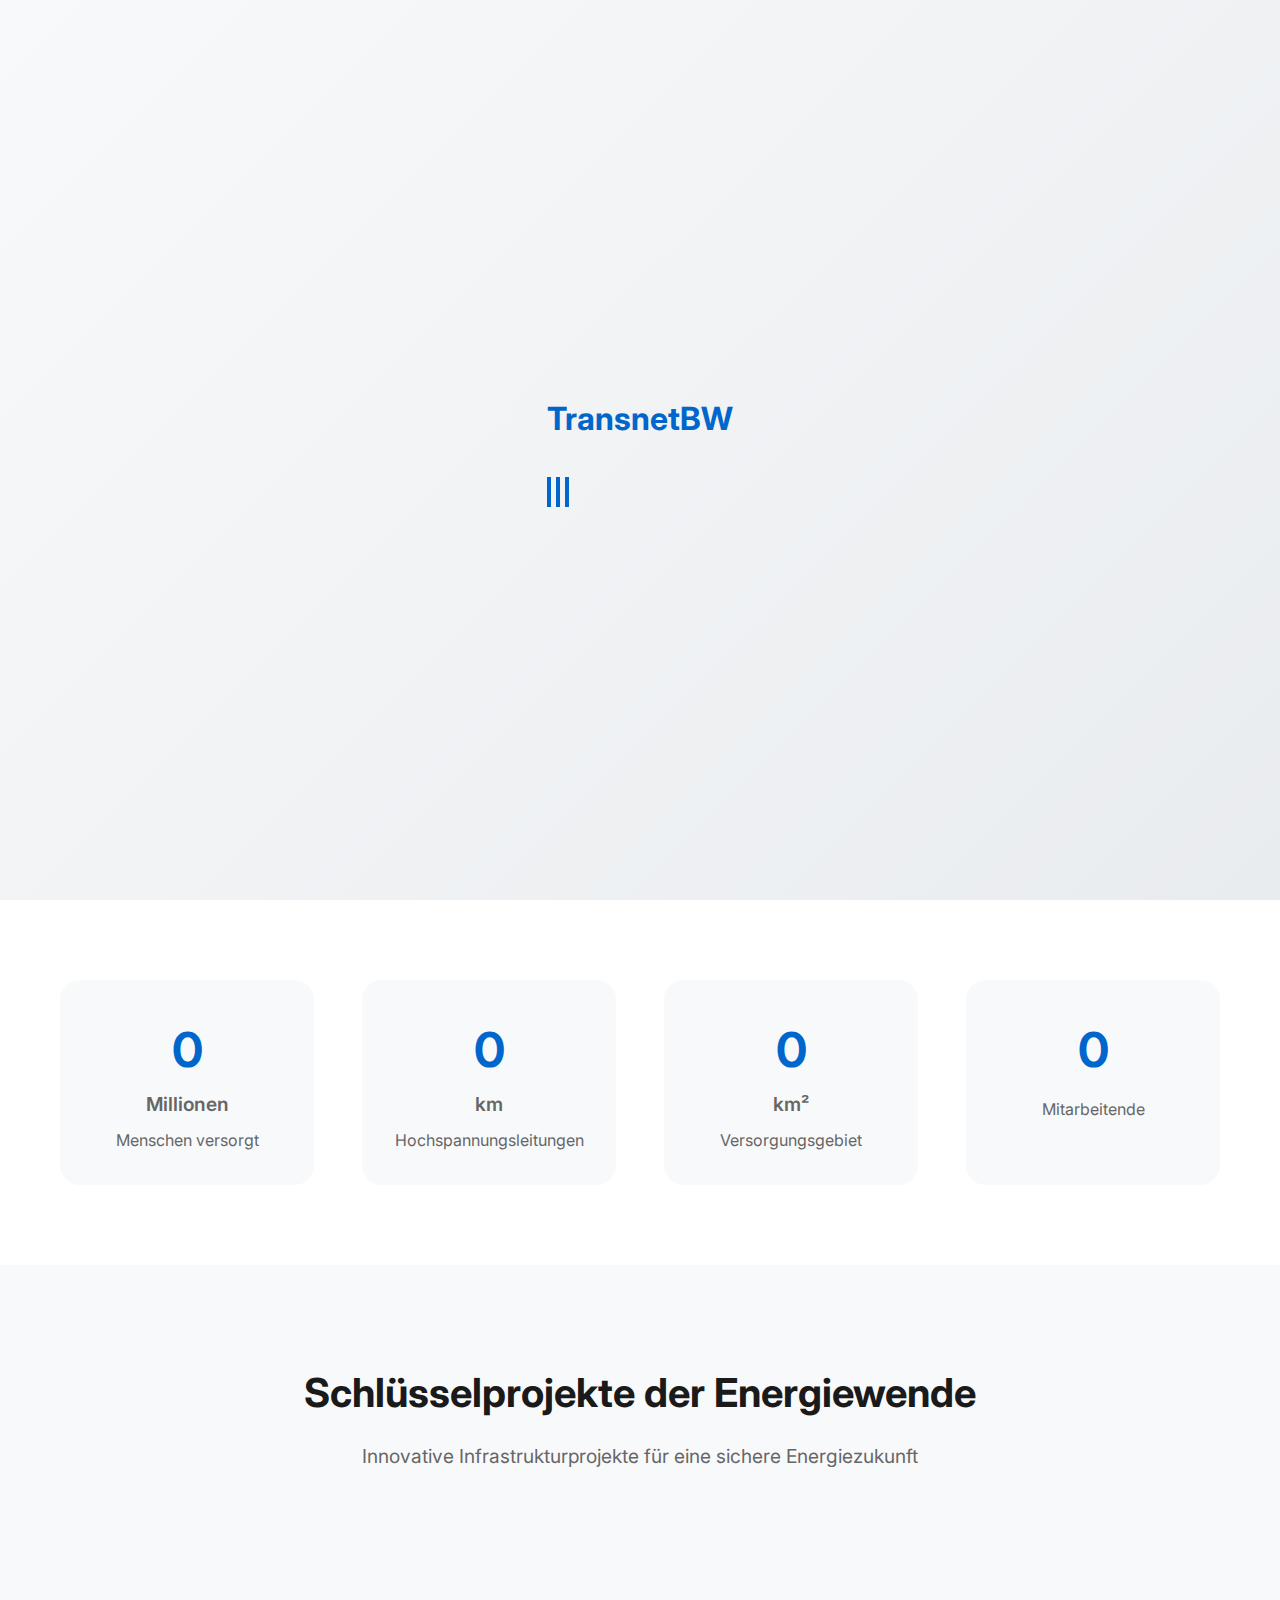
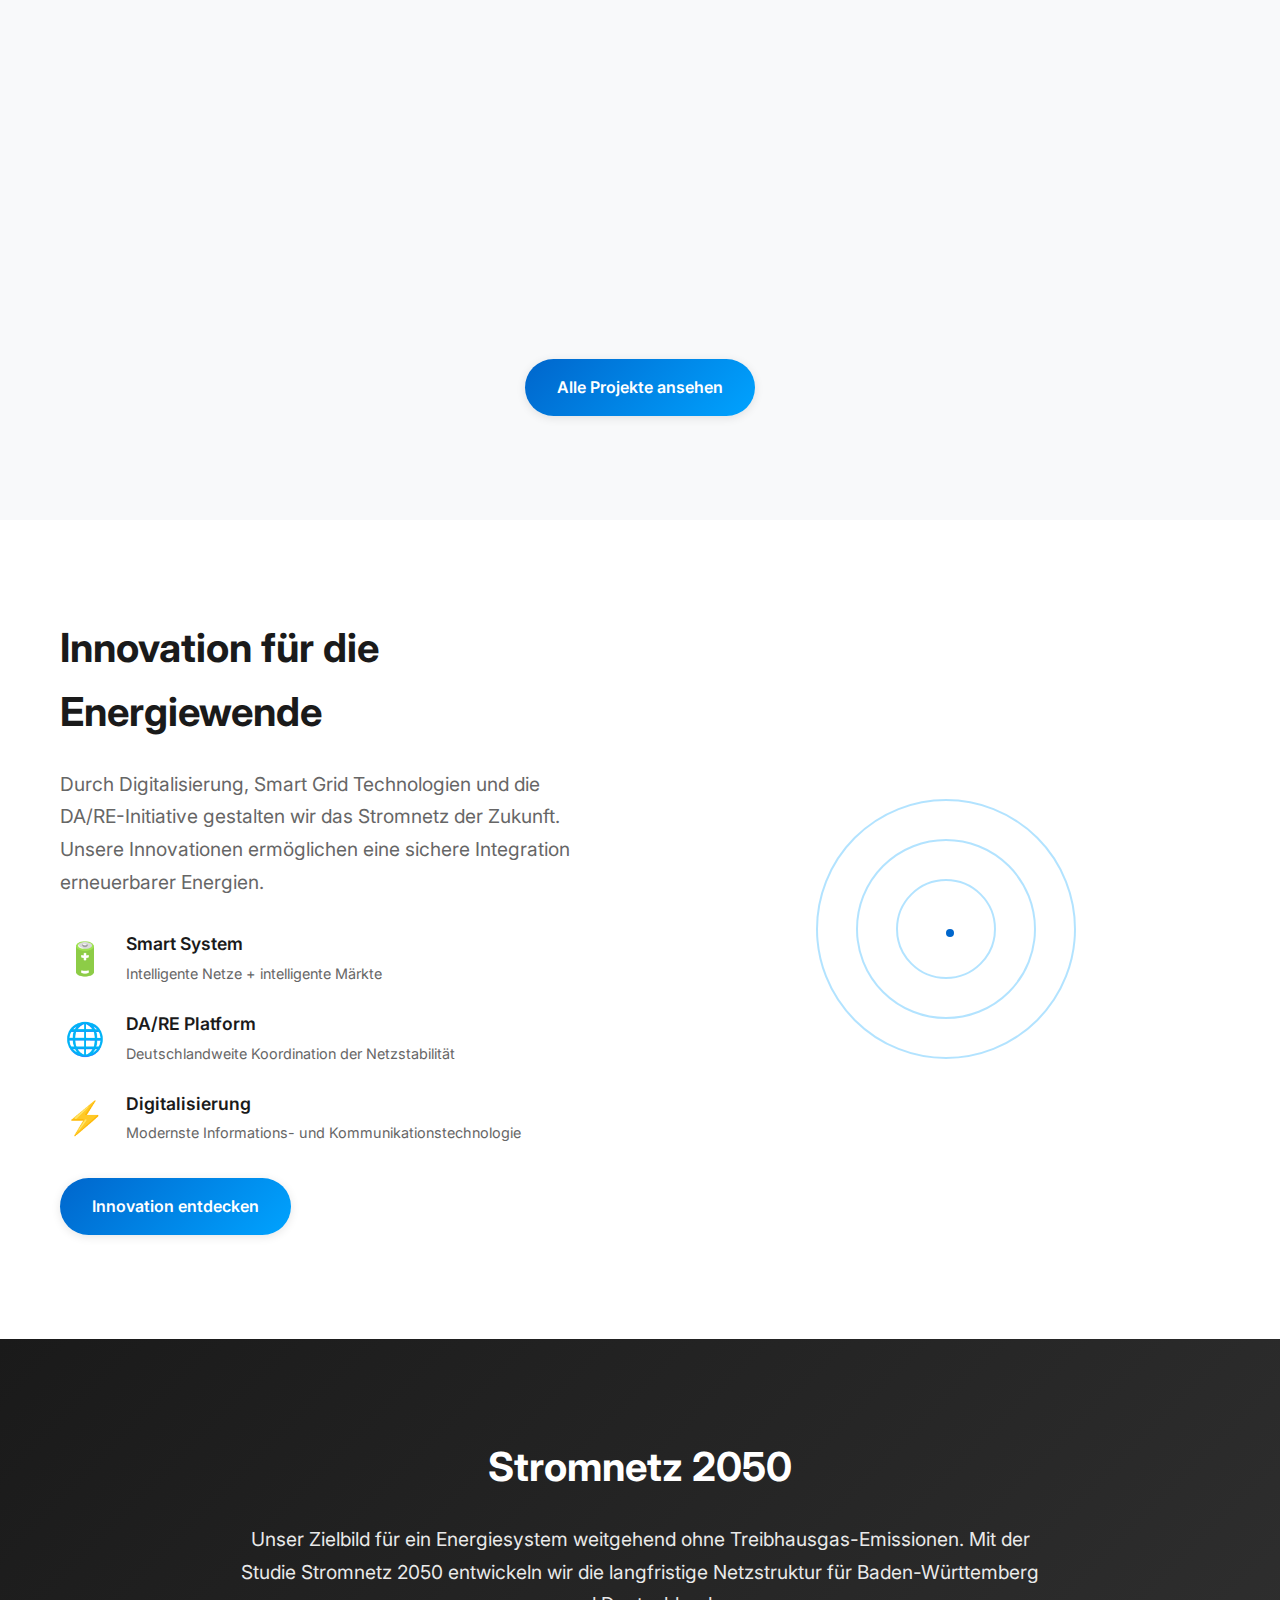
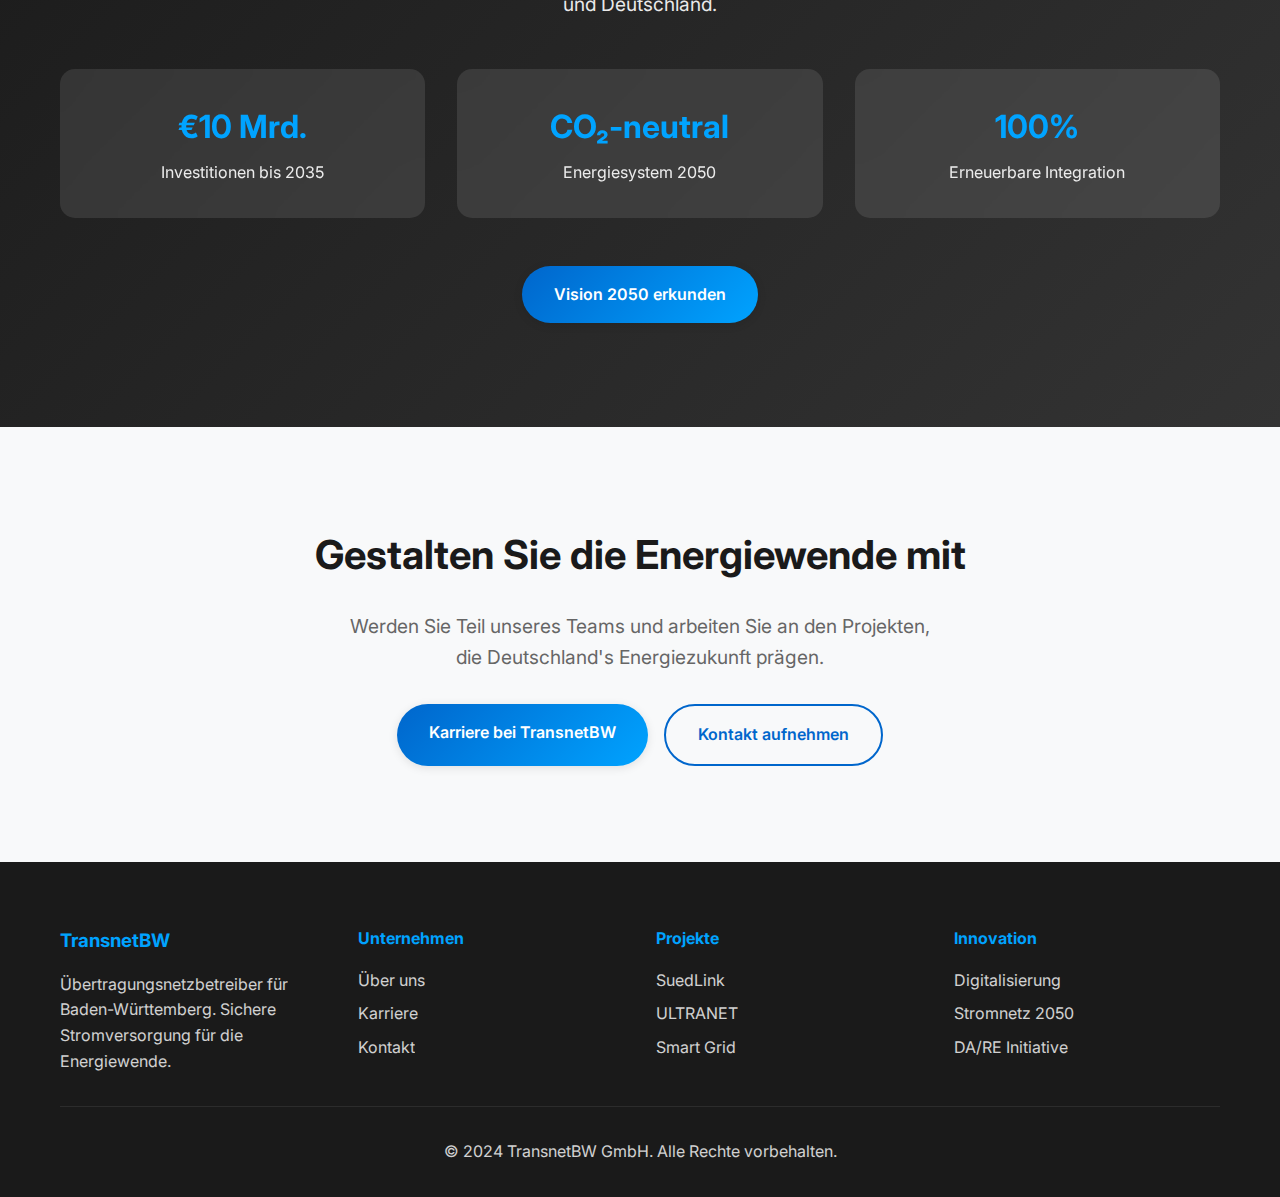
<file: index.html>
<!DOCTYPE html>
<html lang="de">
<head>
    <meta charset="UTF-8">
    <meta name="viewport" content="width=device-width, initial-scale=1.0">
    <title>TransnetBW - Übertragungsnetzbetreiber für Baden-Württemberg</title>
    <meta name="description" content="TransnetBW - Der Übertragungsnetzbetreiber für Baden-Württemberg. Sichere Stromversorgung für 11 Millionen Menschen durch innovative Netztechnologien.">
    <link rel="stylesheet" href="styles.css">
    <link href="https://fonts.googleapis.com/css2?family=Inter:wght@300;400;500;600;700&display=swap" rel="stylesheet">
</head>
<body>
    <!-- Navigation -->
    <nav class="nav">
        <div class="nav-container">
            <div class="nav-logo">
                <h2>TransnetBW</h2>
            </div>
            <div class="nav-menu" id="navMenu">
                <a href="#home" class="nav-link">Home</a>
                <a href="about.html" class="nav-link">Über uns</a>
                <a href="projects.html" class="nav-link">Projekte</a>
                <a href="innovation.html" class="nav-link">Innovation</a>
                <a href="future.html" class="nav-link">Stromnetz 2050</a>
                <a href="careers.html" class="nav-link">Karriere</a>
                <a href="contact.html" class="nav-link">Kontakt</a>
            </div>
            <div class="nav-toggle" id="navToggle">
                <span></span>
                <span></span>
                <span></span>
            </div>
        </div>
    </nav>

    <!-- Hero Section -->
    <section id="home" class="hero">
        <div class="hero-container">
            <div class="hero-content">
                <h1 class="hero-title">
                    <span class="hero-title-main">TransnetBW</span>
                    <span class="hero-title-sub">Übertragungsnetzbetreiber für Baden-Württemberg</span>
                </h1>
                <p class="hero-description">
                    Wir sichern die Stromversorgung für 11 Millionen Menschen in Baden-Württemberg und sind ein zentraler Baustein der deutschen Energiewende.
                </p>
                <div class="hero-cta">
                    <a href="projects.html" class="btn-primary">Unsere Projekte</a>
                    <a href="about.html" class="btn-secondary">Mehr erfahren</a>
                </div>
            </div>
            <div class="hero-visual">
                <div class="grid-animation">
                    <div class="grid-line"></div>
                    <div class="grid-line"></div>
                    <div class="grid-line"></div>
                    <div class="grid-node"></div>
                    <div class="grid-node"></div>
                    <div class="grid-node"></div>
                    <div class="energy-pulse"></div>
                </div>
            </div>
        </div>
        <div class="scroll-indicator">
            <div class="scroll-arrow"></div>
        </div>
    </section>

    <!-- Stats Section -->
    <section class="stats">
        <div class="container">
            <div class="stats-grid">
                <div class="stat-item">
                    <div class="stat-number" data-count="11">0</div>
                    <div class="stat-unit">Millionen</div>
                    <div class="stat-label">Menschen versorgt</div>
                </div>
                <div class="stat-item">
                    <div class="stat-number" data-count="3100">0</div>
                    <div class="stat-unit">km</div>
                    <div class="stat-label">Hochspannungsleitungen</div>
                </div>
                <div class="stat-item">
                    <div class="stat-number" data-count="34600">0</div>
                    <div class="stat-unit">km²</div>
                    <div class="stat-label">Versorgungsgebiet</div>
                </div>
                <div class="stat-item">
                    <div class="stat-number" data-count="380">0</div>
                    <div class="stat-unit"></div>
                    <div class="stat-label">Mitarbeitende</div>
                </div>
            </div>
        </div>
    </section>

    <!-- Key Projects Section -->
    <section class="projects-preview">
        <div class="container">
            <div class="section-header">
                <h2>Schlüsselprojekte der Energiewende</h2>
                <p>Innovative Infrastrukturprojekte für eine sichere Energiezukunft</p>
            </div>
            <div class="projects-grid">
                <div class="project-card" data-project="suedlink">
                    <div class="project-icon">
                        <div class="icon-suedlink"></div>
                    </div>
                    <h3>SuedLink</h3>
                    <p>Gleichstromverbindung für den Transport von Windenergie von Nord- nach Süddeutschland. 4 GW Übertragungskapazität ab Ende 2028.</p>
                    <div class="project-meta">
                        <span class="project-status">In Bau</span>
                        <span class="project-year">2028</span>
                    </div>
                </div>
                <div class="project-card" data-project="ultranet">
                    <div class="project-icon">
                        <div class="icon-ultranet"></div>
                    </div>
                    <h3>ULTRANET</h3>
                    <p>340 km lange Gleichstromverbindung von NRW nach Baden-Württemberg. Innovative Mitführung auf bestehenden Trassen.</p>
                    <div class="project-meta">
                        <span class="project-status">In Bau</span>
                        <span class="project-year">2026</span>
                    </div>
                </div>
                <div class="project-card" data-project="smart">
                    <div class="project-icon">
                        <div class="icon-smart"></div>
                    </div>
                    <h3>Smart Grid</h3>
                    <p>Intelligente Netze durch Digitalisierung und modernste Leittechnik für die Energiewende von morgen.</p>
                    <div class="project-meta">
                        <span class="project-status">Aktiv</span>
                        <span class="project-year">Laufend</span>
                    </div>
                </div>
            </div>
            <div class="section-cta">
                <a href="projects.html" class="btn-primary">Alle Projekte ansehen</a>
            </div>
        </div>
    </section>

    <!-- Innovation Section -->
    <section class="innovation-preview">
        <div class="container">
            <div class="innovation-content">
                <div class="innovation-text">
                    <h2>Innovation für die Energiewende</h2>
                    <p>Durch Digitalisierung, Smart Grid Technologien und die DA/RE-Initiative gestalten wir das Stromnetz der Zukunft. Unsere Innovationen ermöglichen eine sichere Integration erneuerbarer Energien.</p>
                    <div class="innovation-features">
                        <div class="feature-item">
                            <div class="feature-icon">🔋</div>
                            <div class="feature-text">
                                <h4>Smart System</h4>
                                <p>Intelligente Netze + intelligente Märkte</p>
                            </div>
                        </div>
                        <div class="feature-item">
                            <div class="feature-icon">🌐</div>
                            <div class="feature-text">
                                <h4>DA/RE Platform</h4>
                                <p>Deutschlandweite Koordination der Netzstabilität</p>
                            </div>
                        </div>
                        <div class="feature-item">
                            <div class="feature-icon">⚡</div>
                            <div class="feature-text">
                                <h4>Digitalisierung</h4>
                                <p>Modernste Informations- und Kommunikationstechnologie</p>
                            </div>
                        </div>
                    </div>
                    <a href="innovation.html" class="btn-primary">Innovation entdecken</a>
                </div>
                <div class="innovation-visual">
                    <div class="tech-animation">
                        <div class="tech-circle"></div>
                        <div class="tech-circle"></div>
                        <div class="tech-circle"></div>
                        <div class="data-flow"></div>
                    </div>
                </div>
            </div>
        </div>
    </section>

    <!-- Vision 2050 Section -->
    <section class="vision-2050">
        <div class="container">
            <div class="vision-content">
                <h2>Stromnetz 2050</h2>
                <p>Unser Zielbild für ein Energiesystem weitgehend ohne Treibhausgas-Emissionen. Mit der Studie Stromnetz 2050 entwickeln wir die langfristige Netzstruktur für Baden-Württemberg und Deutschland.</p>
                <div class="vision-highlights">
                    <div class="highlight-item">
                        <span class="highlight-number">€10 Mrd.</span>
                        <span class="highlight-text">Investitionen bis 2035</span>
                    </div>
                    <div class="highlight-item">
                        <span class="highlight-number">CO₂-neutral</span>
                        <span class="highlight-text">Energiesystem 2050</span>
                    </div>
                    <div class="highlight-item">
                        <span class="highlight-number">100%</span>
                        <span class="highlight-text">Erneuerbare Integration</span>
                    </div>
                </div>
                <a href="future.html" class="btn-primary">Vision 2050 erkunden</a>
            </div>
        </div>
    </section>

    <!-- CTA Section -->
    <section class="cta-section">
        <div class="container">
            <div class="cta-content">
                <h2>Gestalten Sie die Energiewende mit</h2>
                <p>Werden Sie Teil unseres Teams und arbeiten Sie an den Projekten, die Deutschland's Energiezukunft prägen.</p>
                <div class="cta-buttons">
                    <a href="careers.html" class="btn-primary">Karriere bei TransnetBW</a>
                    <a href="contact.html" class="btn-secondary">Kontakt aufnehmen</a>
                </div>
            </div>
        </div>
    </section>

    <!-- Footer -->
    <footer class="footer">
        <div class="container">
            <div class="footer-content">
                <div class="footer-section">
                    <h3>TransnetBW</h3>
                    <p>Übertragungsnetzbetreiber für Baden-Württemberg. Sichere Stromversorgung für die Energiewende.</p>
                </div>
                <div class="footer-section">
                    <h4>Unternehmen</h4>
                    <ul>
                        <li><a href="about.html">Über uns</a></li>
                        <li><a href="careers.html">Karriere</a></li>
                        <li><a href="contact.html">Kontakt</a></li>
                    </ul>
                </div>
                <div class="footer-section">
                    <h4>Projekte</h4>
                    <ul>
                        <li><a href="projects.html">SuedLink</a></li>
                        <li><a href="projects.html">ULTRANET</a></li>
                        <li><a href="innovation.html">Smart Grid</a></li>
                    </ul>
                </div>
                <div class="footer-section">
                    <h4>Innovation</h4>
                    <ul>
                        <li><a href="innovation.html">Digitalisierung</a></li>
                        <li><a href="future.html">Stromnetz 2050</a></li>
                        <li><a href="innovation.html">DA/RE Initiative</a></li>
                    </ul>
                </div>
            </div>
            <div class="footer-bottom">
                <p>&copy; 2024 TransnetBW GmbH. Alle Rechte vorbehalten.</p>
            </div>
        </div>
    </footer>

    <script src="script.js"></script>
</body>
</html>
</file>
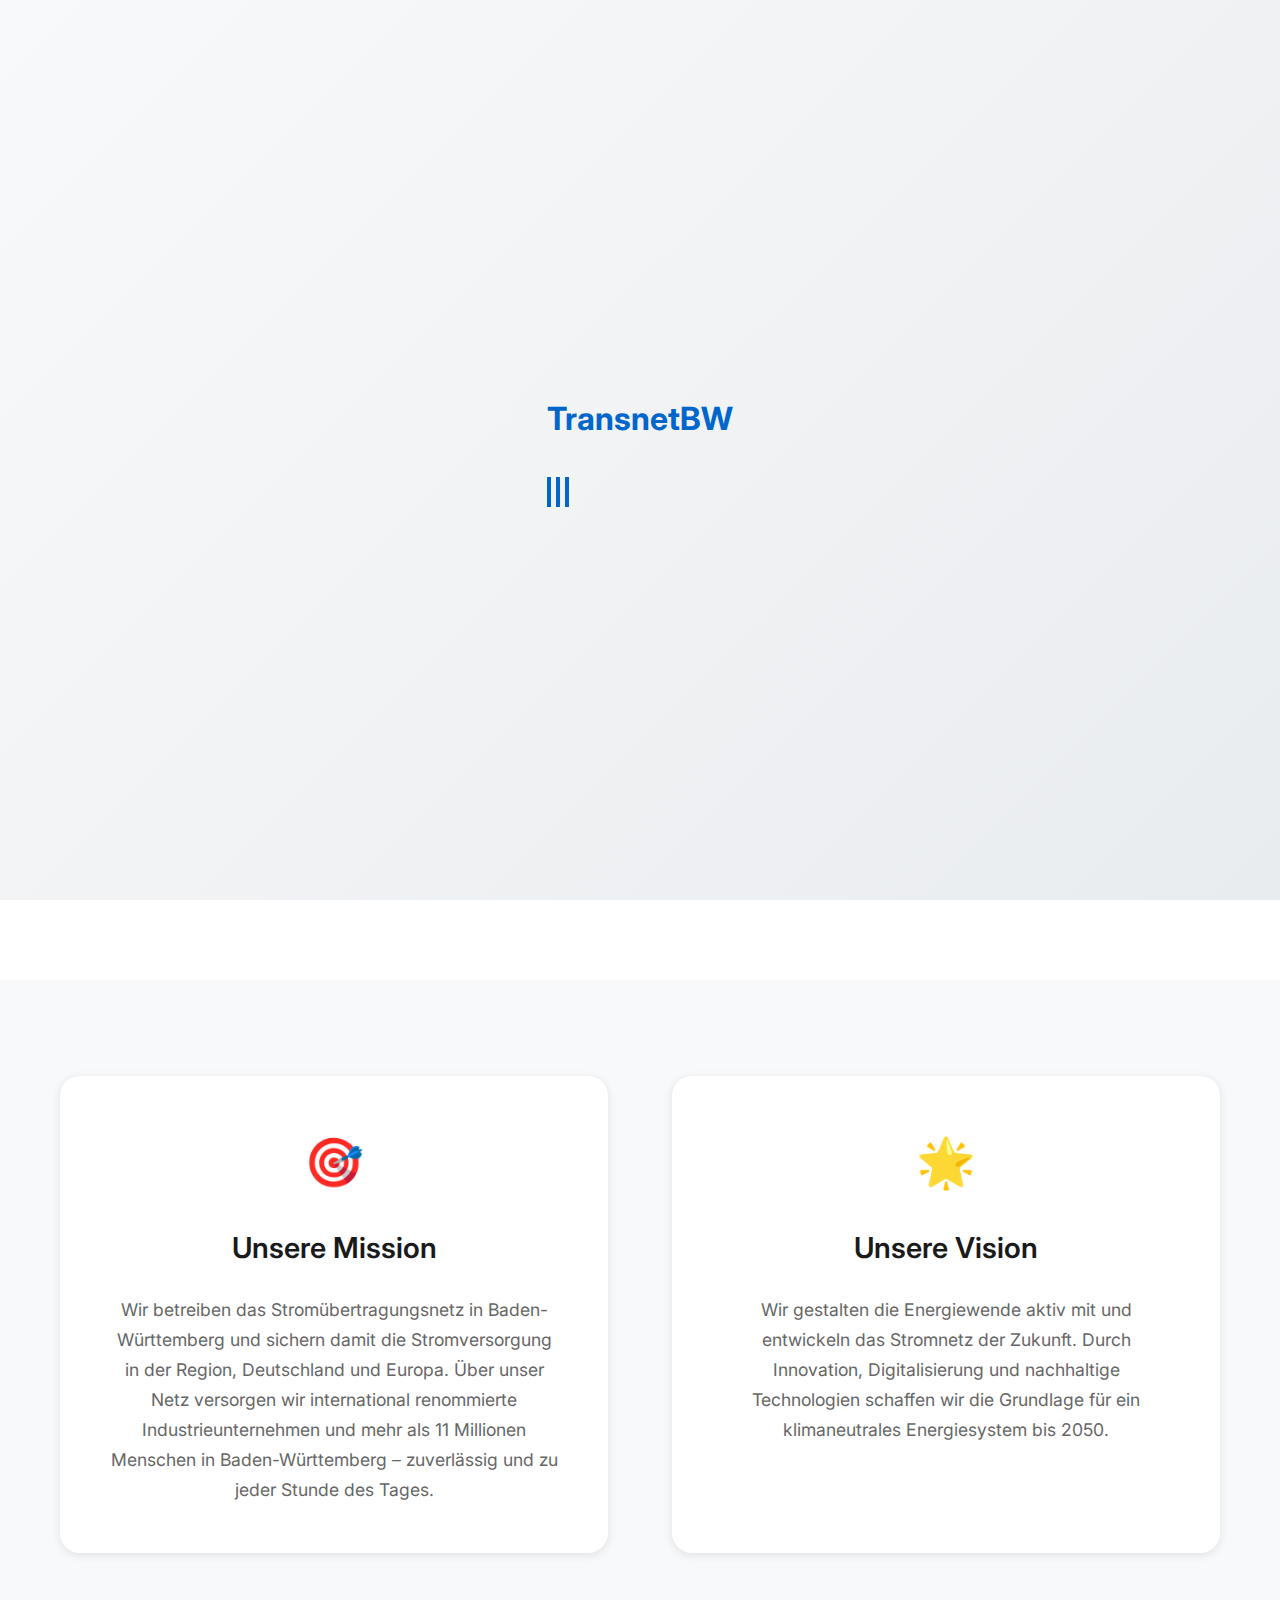
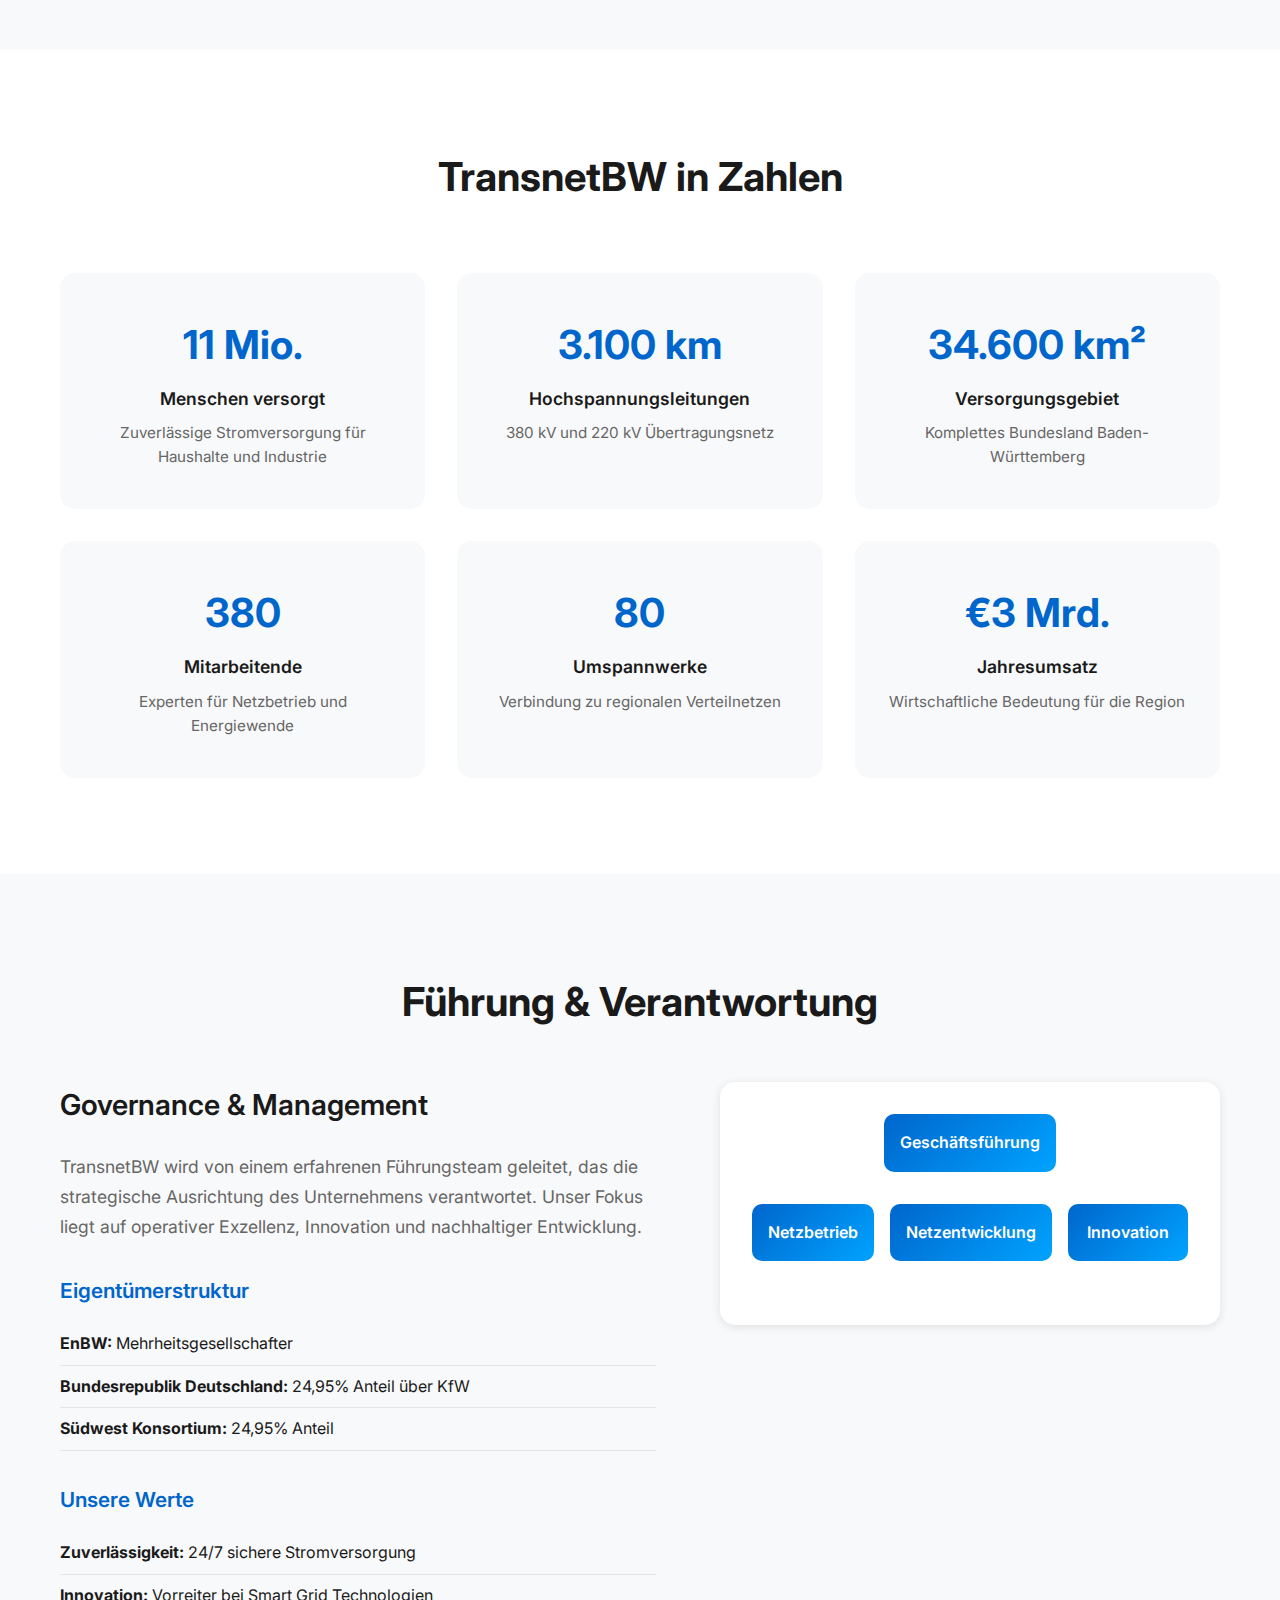
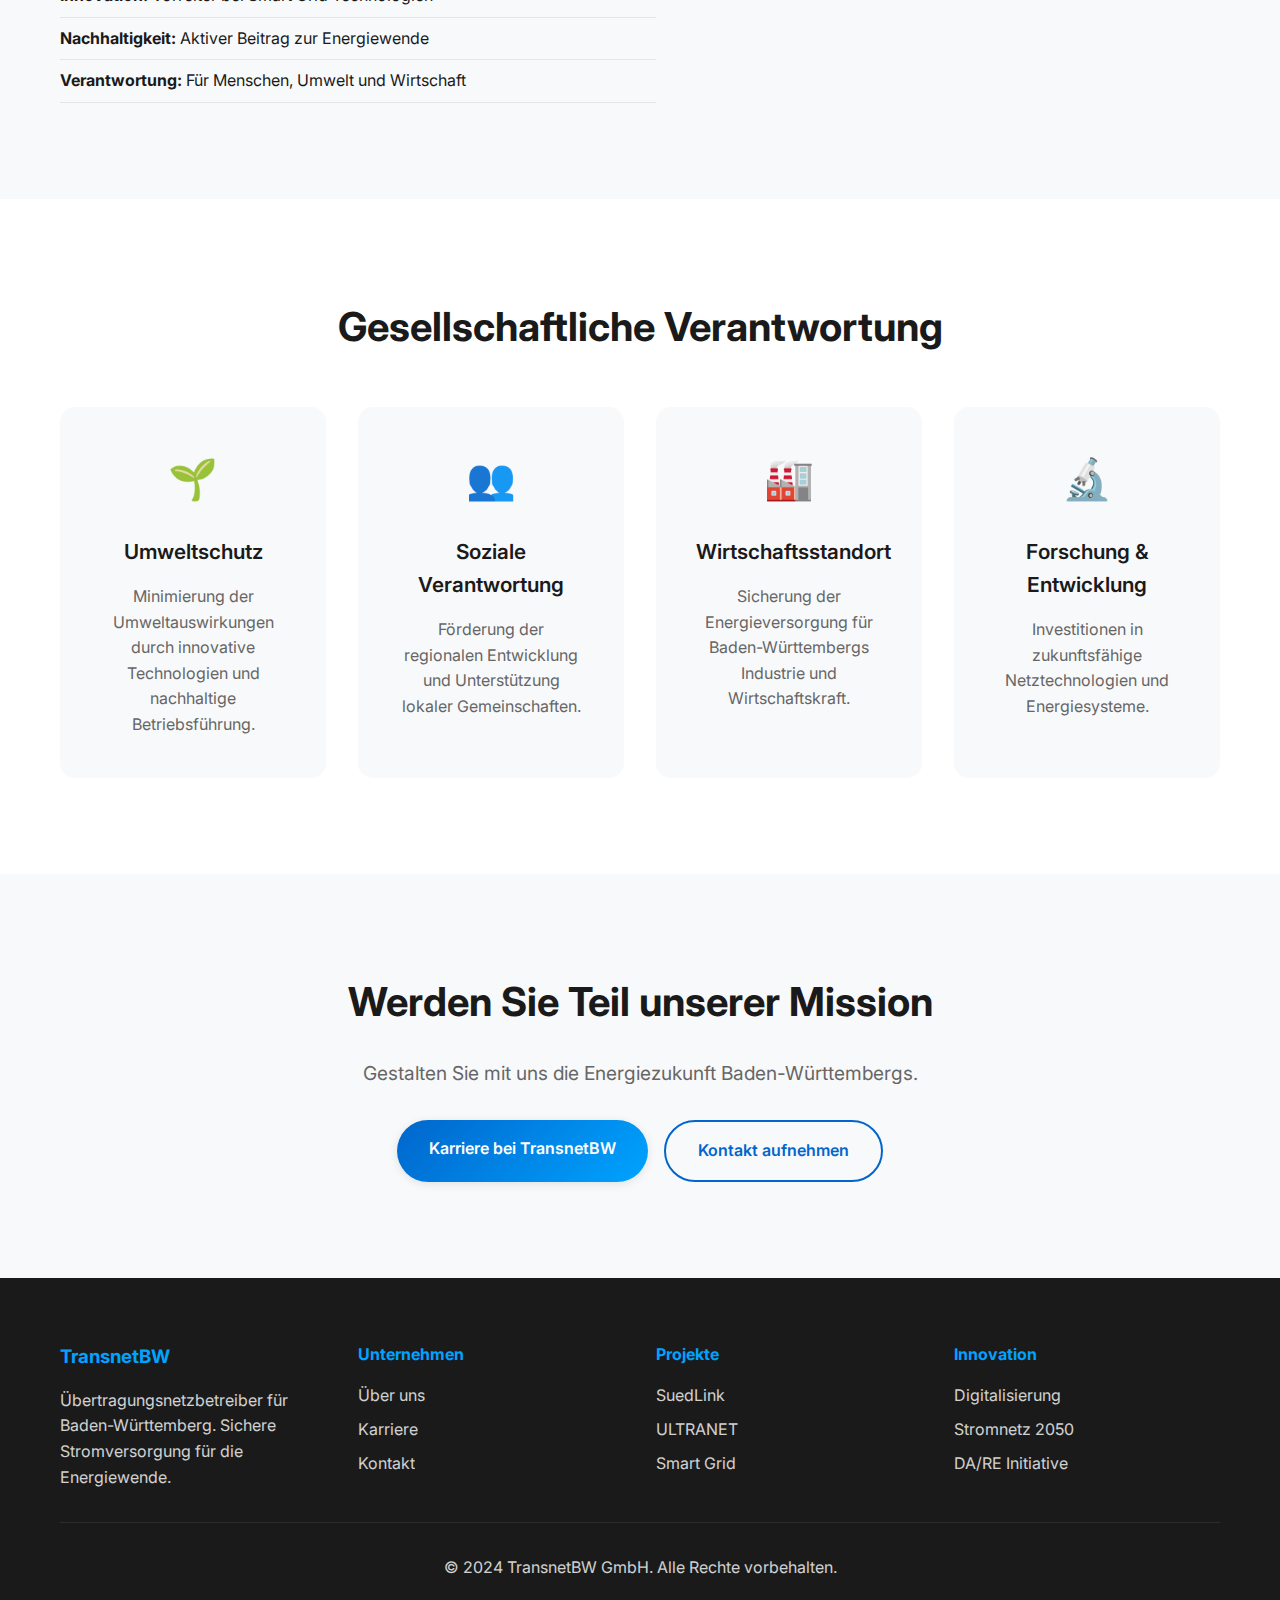
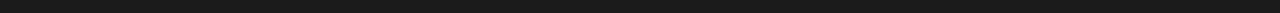
<file: about.html>
<!DOCTYPE html>
<html lang="de">
<head>
    <meta charset="UTF-8">
    <meta name="viewport" content="width=device-width, initial-scale=1.0">
    <title>Über uns - TransnetBW</title>
    <meta name="description" content="TransnetBW - Geschichte, Mission und Vision des Übertragungsnetzbetreibers für Baden-Württemberg seit 2012.">
    <link rel="stylesheet" href="styles.css">
    <link href="https://fonts.googleapis.com/css2?family=Inter:wght@300;400;500;600;700&display=swap" rel="stylesheet">
</head>
<body>
    <!-- Navigation -->
    <nav class="nav">
        <div class="nav-container">
            <div class="nav-logo">
                <a href="index.html"><h2>TransnetBW</h2></a>
            </div>
            <div class="nav-menu" id="navMenu">
                <a href="index.html" class="nav-link">Home</a>
                <a href="about.html" class="nav-link active">Über uns</a>
                <a href="projects.html" class="nav-link">Projekte</a>
                <a href="innovation.html" class="nav-link">Innovation</a>
                <a href="future.html" class="nav-link">Stromnetz 2050</a>
                <a href="careers.html" class="nav-link">Karriere</a>
                <a href="contact.html" class="nav-link">Kontakt</a>
            </div>
            <div class="nav-toggle" id="navToggle">
                <span></span>
                <span></span>
                <span></span>
            </div>
        </div>
    </nav>

    <!-- Page Header -->
    <section class="page-header">
        <div class="container">
            <div class="page-header-content">
                <h1>Über TransnetBW</h1>
                <p>Ihr zuverlässiger Partner für die Energiewende in Baden-Württemberg</p>
            </div>
        </div>
    </section>

    <!-- Company Story -->
    <section class="company-story">
        <div class="container">
            <div class="story-content">
                <div class="story-text">
                    <h2>Unsere Geschichte</h2>
                    <p>TransnetBW GmbH wurde im März 2012 gegründet, als die ehemalige EnBW Transportnetze AG – selbst 1998 gegründet – in ein eigenständiges Unternehmen ausgegliedert wurde.</p>
                    <p>Diese Ausgliederung folgte den Anforderungen der Europäischen Kommission zur Liberalisierung des Energiemarktes. Das Ziel war die wirtschaftliche Unabhängigkeit der Übertragungsnetzbetreiber und die Stärkung des Wettbewerbs.</p>
                    <p>Der neue Name TransnetBW setzt sich aus drei Komponenten zusammen: "Transport" (Dienstleistung), "Netz" (Infrastruktur) und "Baden-Württemberg" und spiegelt somit klar den Auftrag und Inhalt der Marke wider.</p>
                </div>
                <div class="story-timeline">
                    <div class="timeline-item">
                        <div class="timeline-year">1998</div>
                        <div class="timeline-content">
                            <h4>Gründung EnBW Transportnetze AG</h4>
                            <p>Entstehung als Tochterunternehmen der EnBW</p>
                        </div>
                    </div>
                    <div class="timeline-item">
                        <div class="timeline-year">2012</div>
                        <div class="timeline-content">
                            <h4>Ausgliederung zu TransnetBW</h4>
                            <p>Unabhängigkeit als Übertragungsnetzbetreiber</p>
                        </div>
                    </div>
                    <div class="timeline-item">
                        <div class="timeline-year">2023</div>
                        <div class="timeline-content">
                            <h4>Neue Eigentümerstruktur</h4>
                            <p>Einstieg des Südwest Konsortiums und des Bundes</p>
                        </div>
                    </div>
                </div>
            </div>
        </div>
    </section>

    <!-- Mission & Vision -->
    <section class="mission-vision">
        <div class="container">
            <div class="mv-grid">
                <div class="mv-item">
                    <div class="mv-icon">🎯</div>
                    <h3>Unsere Mission</h3>
                    <p>Wir betreiben das Stromübertragungsnetz in Baden-Württemberg und sichern damit die Stromversorgung in der Region, Deutschland und Europa. Über unser Netz versorgen wir international renommierte Industrieunternehmen und mehr als 11 Millionen Menschen in Baden-Württemberg – zuverlässig und zu jeder Stunde des Tages.</p>
                </div>
                <div class="mv-item">
                    <div class="mv-icon">🌟</div>
                    <h3>Unsere Vision</h3>
                    <p>Wir gestalten die Energiewende aktiv mit und entwickeln das Stromnetz der Zukunft. Durch Innovation, Digitalisierung und nachhaltige Technologien schaffen wir die Grundlage für ein klimaneutrales Energiesystem bis 2050.</p>
                </div>
            </div>
        </div>
    </section>

    <!-- Key Facts -->
    <section class="key-facts">
        <div class="container">
            <h2>TransnetBW in Zahlen</h2>
            <div class="facts-grid">
                <div class="fact-item">
                    <div class="fact-number">11 Mio.</div>
                    <div class="fact-label">Menschen versorgt</div>
                    <div class="fact-description">Zuverlässige Stromversorgung für Haushalte und Industrie</div>
                </div>
                <div class="fact-item">
                    <div class="fact-number">3.100 km</div>
                    <div class="fact-label">Hochspannungsleitungen</div>
                    <div class="fact-description">380 kV und 220 kV Übertragungsnetz</div>
                </div>
                <div class="fact-item">
                    <div class="fact-number">34.600 km²</div>
                    <div class="fact-label">Versorgungsgebiet</div>
                    <div class="fact-description">Komplettes Bundesland Baden-Württemberg</div>
                </div>
                <div class="fact-item">
                    <div class="fact-number">380</div>
                    <div class="fact-label">Mitarbeitende</div>
                    <div class="fact-description">Experten für Netzbetrieb und Energiewende</div>
                </div>
                <div class="fact-item">
                    <div class="fact-number">80</div>
                    <div class="fact-label">Umspannwerke</div>
                    <div class="fact-description">Verbindung zu regionalen Verteilnetzen</div>
                </div>
                <div class="fact-item">
                    <div class="fact-number">€3 Mrd.</div>
                    <div class="fact-label">Jahresumsatz</div>
                    <div class="fact-description">Wirtschaftliche Bedeutung für die Region</div>
                </div>
            </div>
        </div>
    </section>

    <!-- Leadership -->
    <section class="leadership">
        <div class="container">
            <h2>Führung & Verantwortung</h2>
            <div class="leadership-content">
                <div class="leadership-text">
                    <h3>Governance & Management</h3>
                    <p>TransnetBW wird von einem erfahrenen Führungsteam geleitet, das die strategische Ausrichtung des Unternehmens verantwortet. Unser Fokus liegt auf operativer Exzellenz, Innovation und nachhaltiger Entwicklung.</p>
                    
                    <h4>Eigentümerstruktur</h4>
                    <ul>
                        <li><strong>EnBW:</strong> Mehrheitsgesellschafter</li>
                        <li><strong>Bundesrepublik Deutschland:</strong> 24,95% Anteil über KfW</li>
                        <li><strong>Südwest Konsortium:</strong> 24,95% Anteil</li>
                    </ul>
                    
                    <h4>Unsere Werte</h4>
                    <ul>
                        <li><strong>Zuverlässigkeit:</strong> 24/7 sichere Stromversorgung</li>
                        <li><strong>Innovation:</strong> Vorreiter bei Smart Grid Technologien</li>
                        <li><strong>Nachhaltigkeit:</strong> Aktiver Beitrag zur Energiewende</li>
                        <li><strong>Verantwortung:</strong> Für Menschen, Umwelt und Wirtschaft</li>
                    </ul>
                </div>
                <div class="leadership-visual">
                    <div class="org-chart">
                        <div class="org-level">
                            <div class="org-box">Geschäftsführung</div>
                        </div>
                        <div class="org-level">
                            <div class="org-box">Netzbetrieb</div>
                            <div class="org-box">Netzentwicklung</div>
                            <div class="org-box">Innovation</div>
                        </div>
                    </div>
                </div>
            </div>
        </div>
    </section>

    <!-- Responsibility -->
    <section class="responsibility">
        <div class="container">
            <h2>Gesellschaftliche Verantwortung</h2>
            <div class="responsibility-grid">
                <div class="resp-item">
                    <div class="resp-icon">🌱</div>
                    <h4>Umweltschutz</h4>
                    <p>Minimierung der Umweltauswirkungen durch innovative Technologien und nachhaltige Betriebsführung.</p>
                </div>
                <div class="resp-item">
                    <div class="resp-icon">👥</div>
                    <h4>Soziale Verantwortung</h4>
                    <p>Förderung der regionalen Entwicklung und Unterstützung lokaler Gemeinschaften.</p>
                </div>
                <div class="resp-item">
                    <div class="resp-icon">🏭</div>
                    <h4>Wirtschaftsstandort</h4>
                    <p>Sicherung der Energieversorgung für Baden-Württembergs Industrie und Wirtschaftskraft.</p>
                </div>
                <div class="resp-item">
                    <div class="resp-icon">🔬</div>
                    <h4>Forschung & Entwicklung</h4>
                    <p>Investitionen in zukunftsfähige Netztechnologien und Energiesysteme.</p>
                </div>
            </div>
        </div>
    </section>

    <!-- CTA Section -->
    <section class="cta-section">
        <div class="container">
            <div class="cta-content">
                <h2>Werden Sie Teil unserer Mission</h2>
                <p>Gestalten Sie mit uns die Energiezukunft Baden-Württembergs.</p>
                <div class="cta-buttons">
                    <a href="careers.html" class="btn-primary">Karriere bei TransnetBW</a>
                    <a href="contact.html" class="btn-secondary">Kontakt aufnehmen</a>
                </div>
            </div>
        </div>
    </section>

    <!-- Footer -->
    <footer class="footer">
        <div class="container">
            <div class="footer-content">
                <div class="footer-section">
                    <h3>TransnetBW</h3>
                    <p>Übertragungsnetzbetreiber für Baden-Württemberg. Sichere Stromversorgung für die Energiewende.</p>
                </div>
                <div class="footer-section">
                    <h4>Unternehmen</h4>
                    <ul>
                        <li><a href="about.html">Über uns</a></li>
                        <li><a href="careers.html">Karriere</a></li>
                        <li><a href="contact.html">Kontakt</a></li>
                    </ul>
                </div>
                <div class="footer-section">
                    <h4>Projekte</h4>
                    <ul>
                        <li><a href="projects.html">SuedLink</a></li>
                        <li><a href="projects.html">ULTRANET</a></li>
                        <li><a href="innovation.html">Smart Grid</a></li>
                    </ul>
                </div>
                <div class="footer-section">
                    <h4>Innovation</h4>
                    <ul>
                        <li><a href="innovation.html">Digitalisierung</a></li>
                        <li><a href="future.html">Stromnetz 2050</a></li>
                        <li><a href="innovation.html">DA/RE Initiative</a></li>
                    </ul>
                </div>
            </div>
            <div class="footer-bottom">
                <p>&copy; 2024 TransnetBW GmbH. Alle Rechte vorbehalten.</p>
            </div>
        </div>
    </footer>

    <script src="script.js"></script>
</body>
</html>
</file>
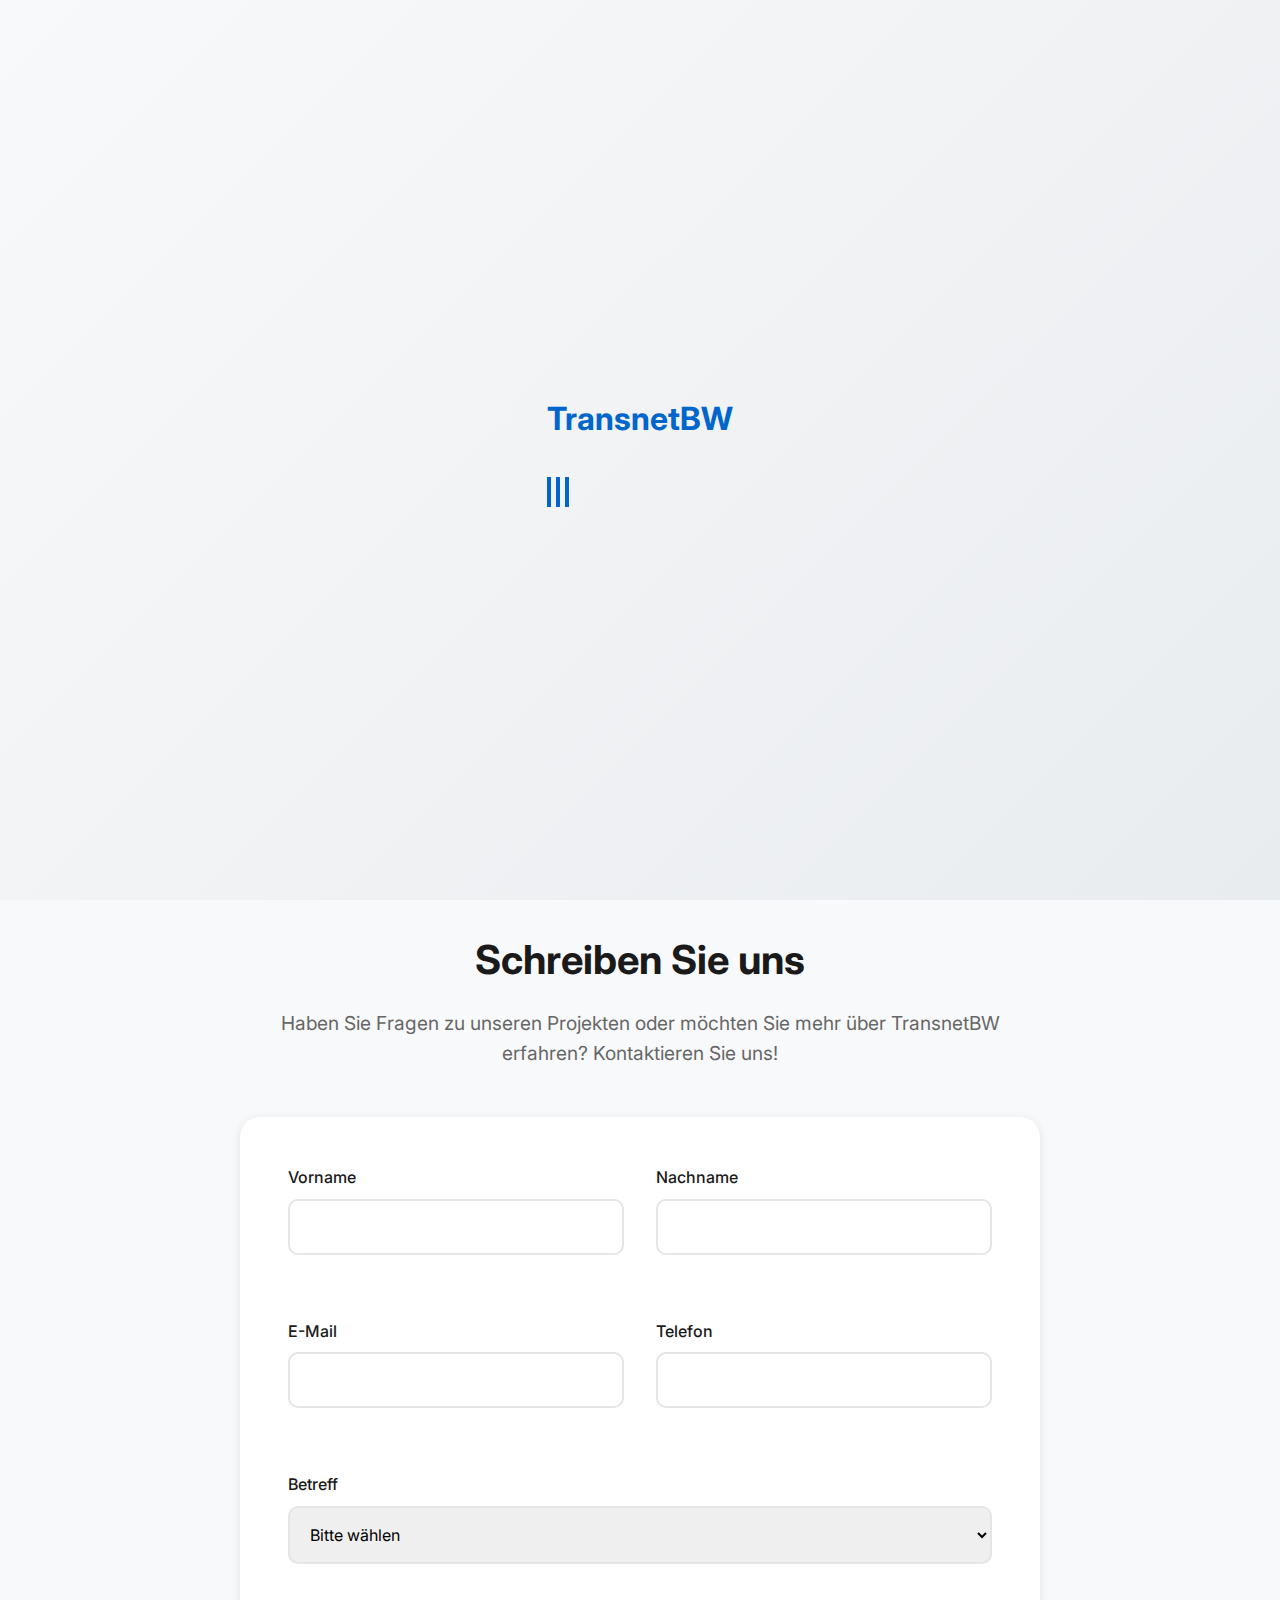
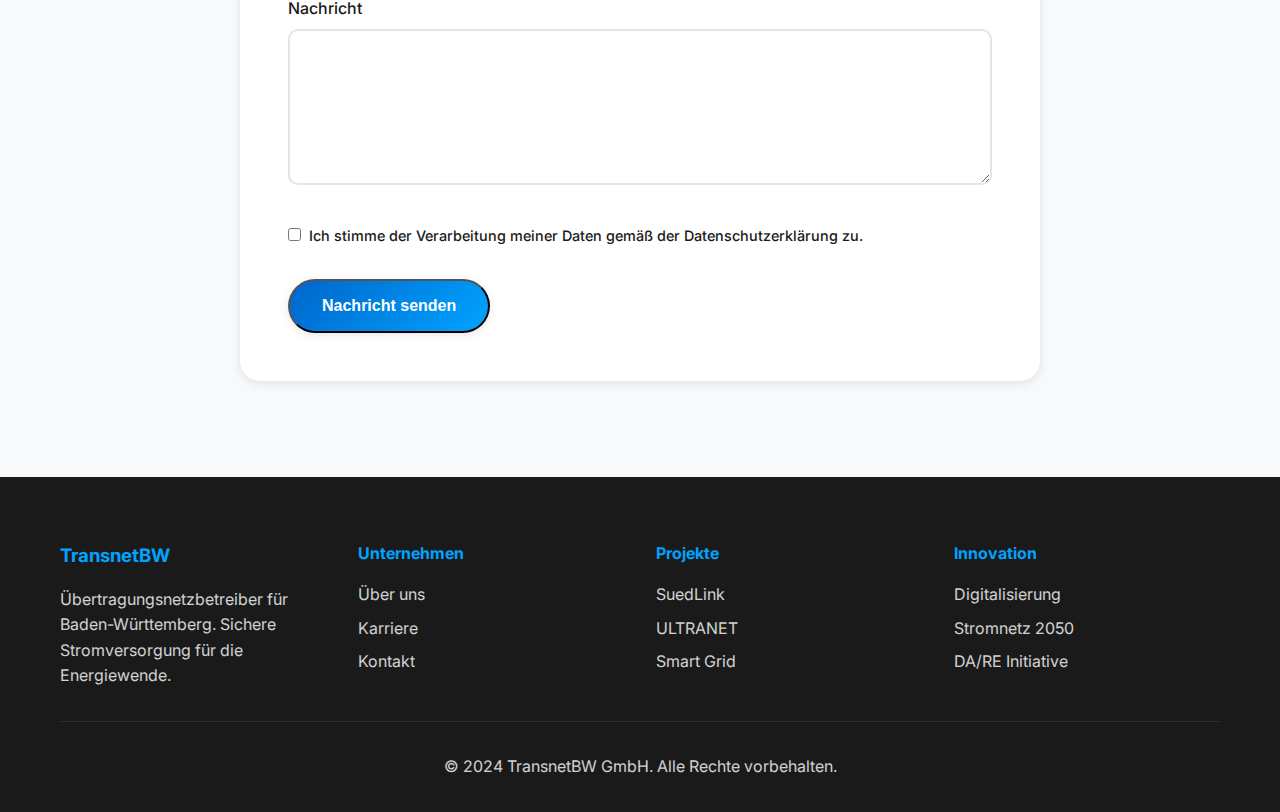
<file: contact.html>
<!DOCTYPE html>
<html lang="de">
<head>
    <meta charset="UTF-8">
    <meta name="viewport" content="width=device-width, initial-scale=1.0">
    <title>Kontakt - TransnetBW</title>
    <meta name="description" content="Kontaktieren Sie TransnetBW - Übertragungsnetzbetreiber für Baden-Württemberg.">
    <link rel="stylesheet" href="styles.css">
    <link href="https://fonts.googleapis.com/css2?family=Inter:wght@300;400;500;600;700&display=swap" rel="stylesheet">
</head>
<body>
    <!-- Navigation -->
    <nav class="nav">
        <div class="nav-container">
            <div class="nav-logo">
                <a href="index.html"><h2>TransnetBW</h2></a>
            </div>
            <div class="nav-menu" id="navMenu">
                <a href="index.html" class="nav-link">Home</a>
                <a href="about.html" class="nav-link">Über uns</a>
                <a href="projects.html" class="nav-link">Projekte</a>
                <a href="innovation.html" class="nav-link">Innovation</a>
                <a href="future.html" class="nav-link">Stromnetz 2050</a>
                <a href="careers.html" class="nav-link">Karriere</a>
                <a href="contact.html" class="nav-link active">Kontakt</a>
            </div>
            <div class="nav-toggle" id="navToggle">
                <span></span>
                <span></span>
                <span></span>
            </div>
        </div>
    </nav>

    <!-- Page Header -->
    <section class="page-header">
        <div class="container">
            <div class="page-header-content">
                <h1>Kontakt</h1>
                <p>Wir freuen uns auf Ihre Nachricht</p>
            </div>
        </div>
    </section>

    <!-- Contact Info -->
    <section class="contact-info">
        <div class="container">
            <div class="contact-grid">
                <div class="contact-item">
                    <div class="contact-icon">📍</div>
                    <h3>Hauptsitz</h3>
                    <p>TransnetBW GmbH<br>
                    Osloer Straße 15-17<br>
                    70173 Stuttgart<br>
                    Deutschland</p>
                </div>
                <div class="contact-item">
                    <div class="contact-icon">📞</div>
                    <h3>Telefon</h3>
                    <p>+49 711 21858-0</p>
                </div>
                <div class="contact-item">
                    <div class="contact-icon">✉️</div>
                    <h3>E-Mail</h3>
                    <p>info@transnetbw.de</p>
                </div>
                <div class="contact-item">
                    <div class="contact-icon">🌐</div>
                    <h3>Internet</h3>
                    <p>www.transnetbw.de</p>
                </div>
            </div>
        </div>
    </section>

    <!-- Contact Form -->
    <section class="contact-form-section">
        <div class="container">
            <div class="form-content">
                <div class="form-header">
                    <h2>Schreiben Sie uns</h2>
                    <p>Haben Sie Fragen zu unseren Projekten oder möchten Sie mehr über TransnetBW erfahren? Kontaktieren Sie uns!</p>
                </div>
                <form class="contact-form">
                    <div class="form-row">
                        <div class="form-group">
                            <label for="firstName">Vorname</label>
                            <input type="text" id="firstName" name="firstName" required>
                        </div>
                        <div class="form-group">
                            <label for="lastName">Nachname</label>
                            <input type="text" id="lastName" name="lastName" required>
                        </div>
                    </div>
                    <div class="form-row">
                        <div class="form-group">
                            <label for="email">E-Mail</label>
                            <input type="email" id="email" name="email" required>
                        </div>
                        <div class="form-group">
                            <label for="phone">Telefon</label>
                            <input type="tel" id="phone" name="phone">
                        </div>
                    </div>
                    <div class="form-group">
                        <label for="subject">Betreff</label>
                        <select id="subject" name="subject" required>
                            <option value="">Bitte wählen</option>
                            <option value="general">Allgemeine Anfrage</option>
                            <option value="projects">Fragen zu Projekten</option>
                            <option value="career">Karriere</option>
                            <option value="press">Presse</option>
                            <option value="technical">Technische Anfrage</option>
                        </select>
                    </div>
                    <div class="form-group">
                        <label for="message">Nachricht</label>
                        <textarea id="message" name="message" rows="6" required></textarea>
                    </div>
                    <div class="form-group checkbox-group">
                        <input type="checkbox" id="privacy" name="privacy" required>
                        <label for="privacy">Ich stimme der Verarbeitung meiner Daten gemäß der Datenschutzerklärung zu.</label>
                    </div>
                    <button type="submit" class="btn-primary">Nachricht senden</button>
                </form>
            </div>
        </div>
    </section>

    <!-- Footer -->
    <footer class="footer">
        <div class="container">
            <div class="footer-content">
                <div class="footer-section">
                    <h3>TransnetBW</h3>
                    <p>Übertragungsnetzbetreiber für Baden-Württemberg. Sichere Stromversorgung für die Energiewende.</p>
                </div>
                <div class="footer-section">
                    <h4>Unternehmen</h4>
                    <ul>
                        <li><a href="about.html">Über uns</a></li>
                        <li><a href="careers.html">Karriere</a></li>
                        <li><a href="contact.html">Kontakt</a></li>
                    </ul>
                </div>
                <div class="footer-section">
                    <h4>Projekte</h4>
                    <ul>
                        <li><a href="projects.html">SuedLink</a></li>
                        <li><a href="projects.html">ULTRANET</a></li>
                        <li><a href="innovation.html">Smart Grid</a></li>
                    </ul>
                </div>
                <div class="footer-section">
                    <h4>Innovation</h4>
                    <ul>
                        <li><a href="innovation.html">Digitalisierung</a></li>
                        <li><a href="future.html">Stromnetz 2050</a></li>
                        <li><a href="innovation.html">DA/RE Initiative</a></li>
                    </ul>
                </div>
            </div>
            <div class="footer-bottom">
                <p>&copy; 2024 TransnetBW GmbH. Alle Rechte vorbehalten.</p>
            </div>
        </div>
    </footer>

    <script src="script.js"></script>
</body>
</html>
</file>
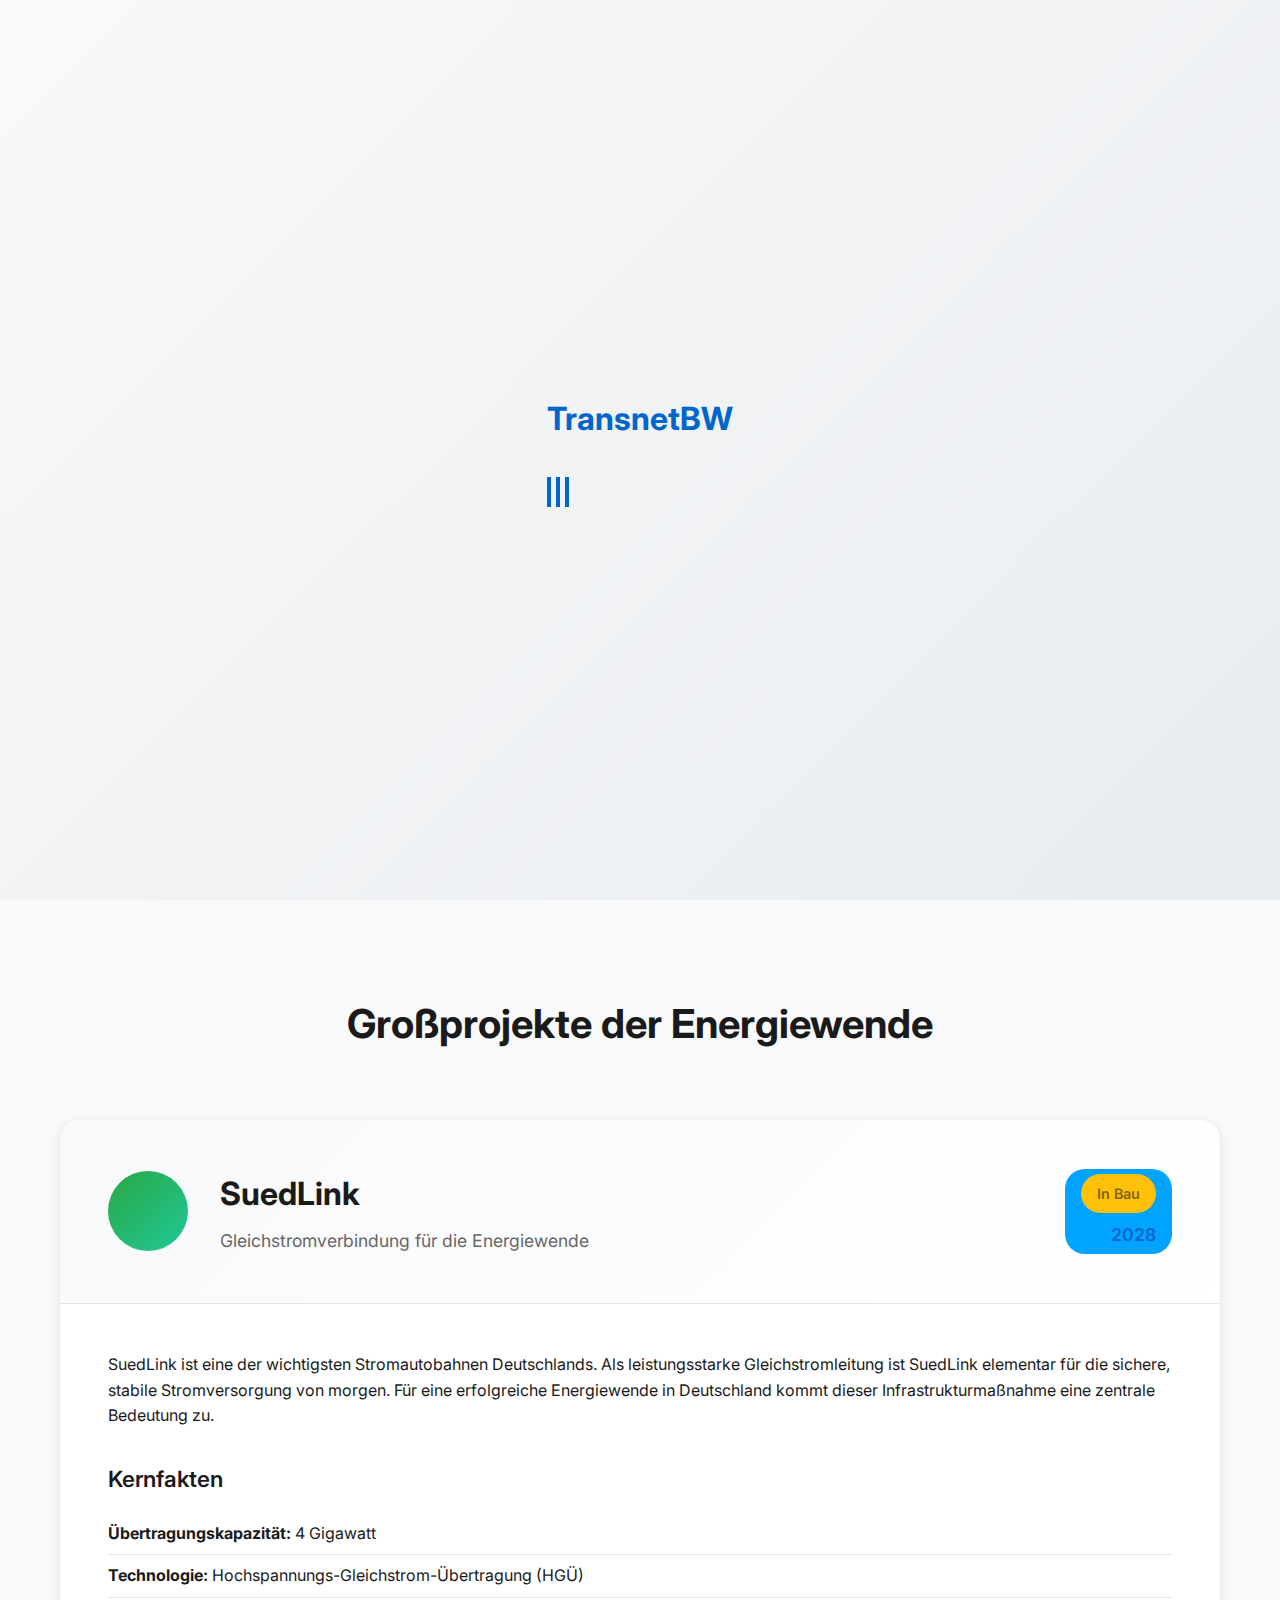
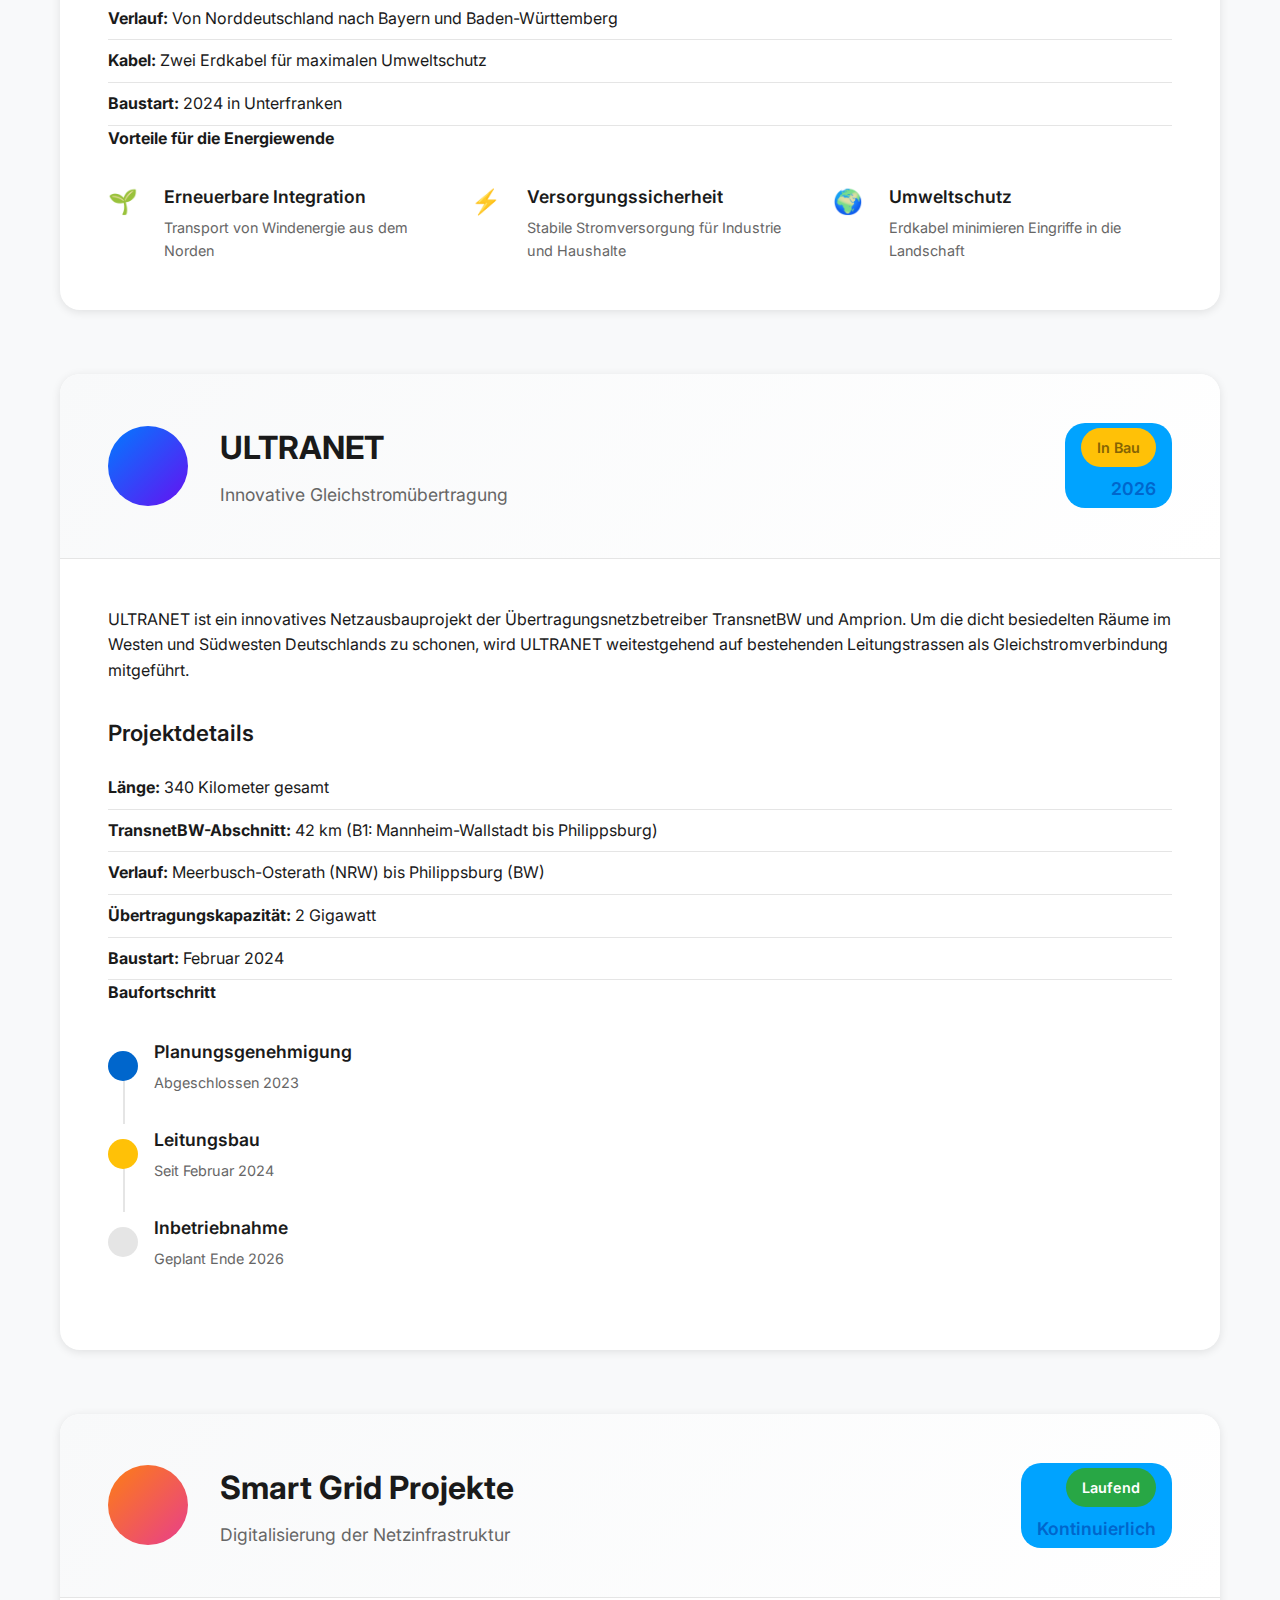
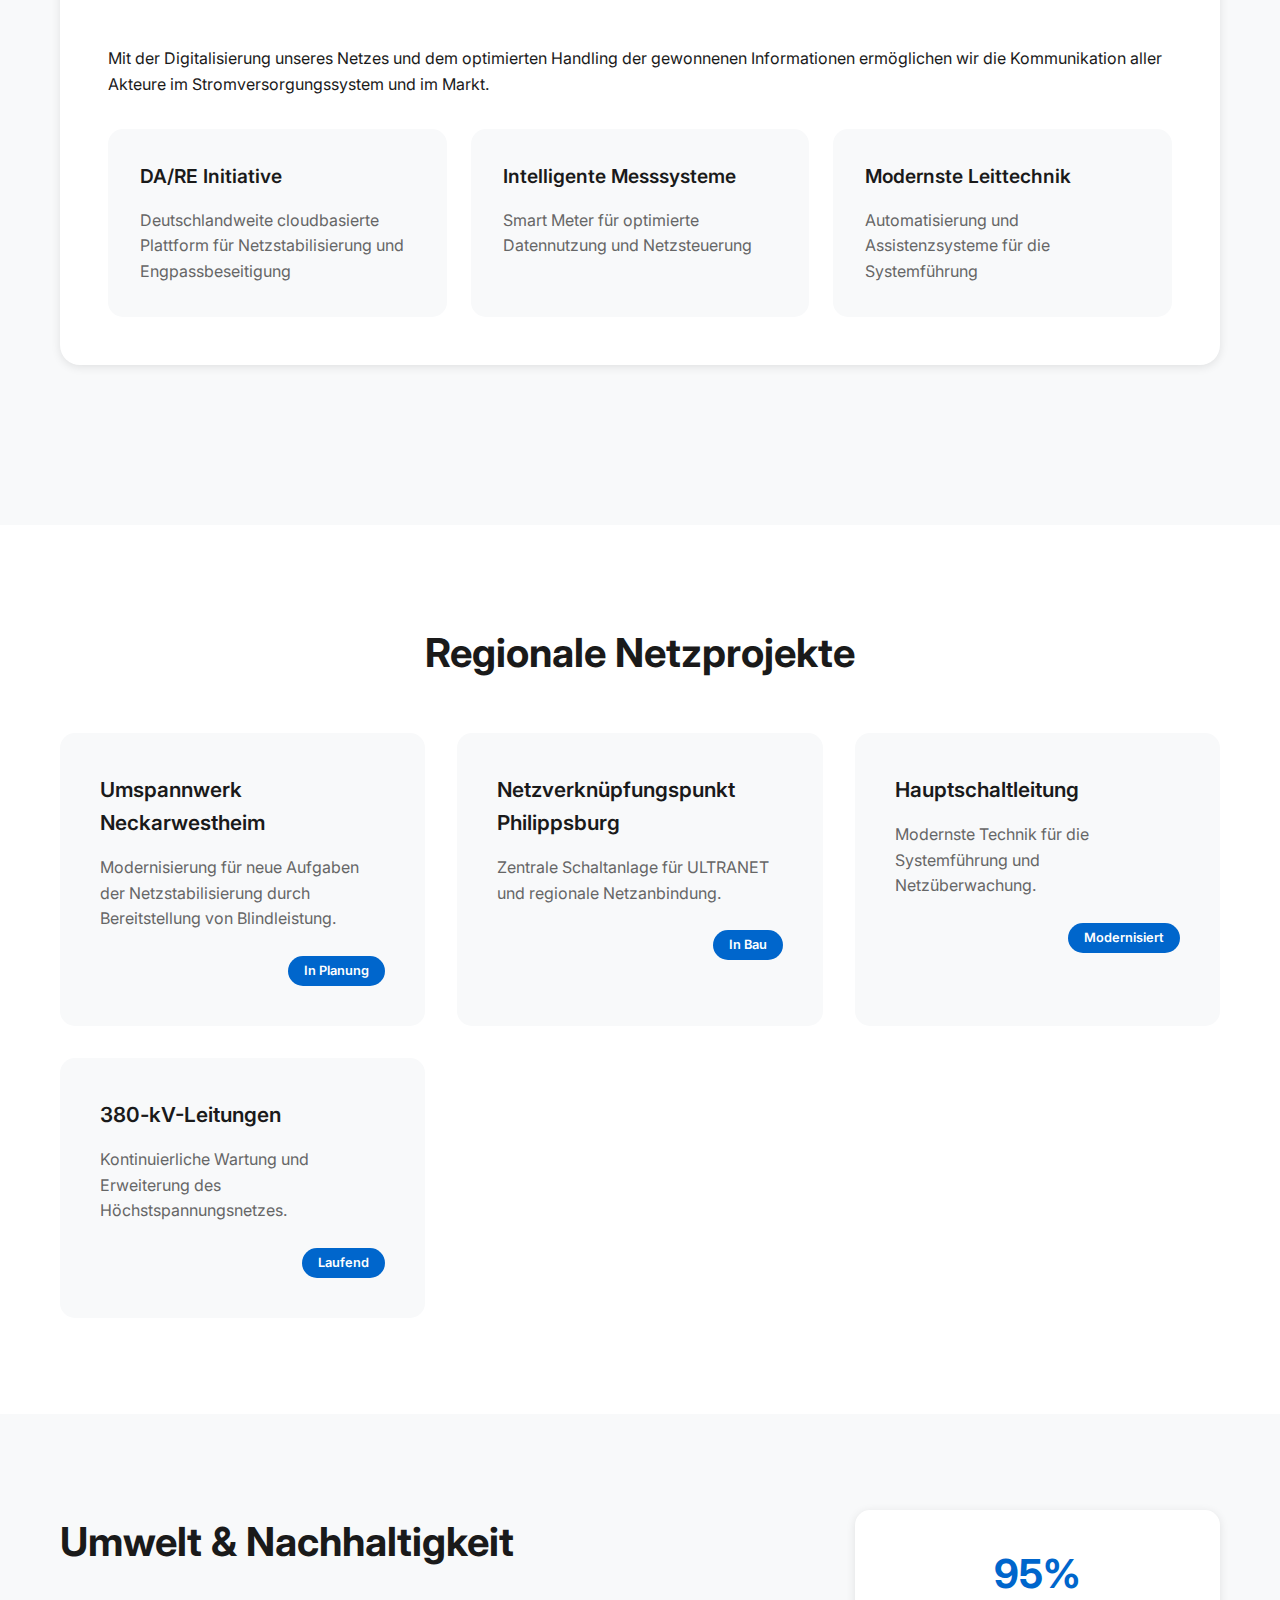
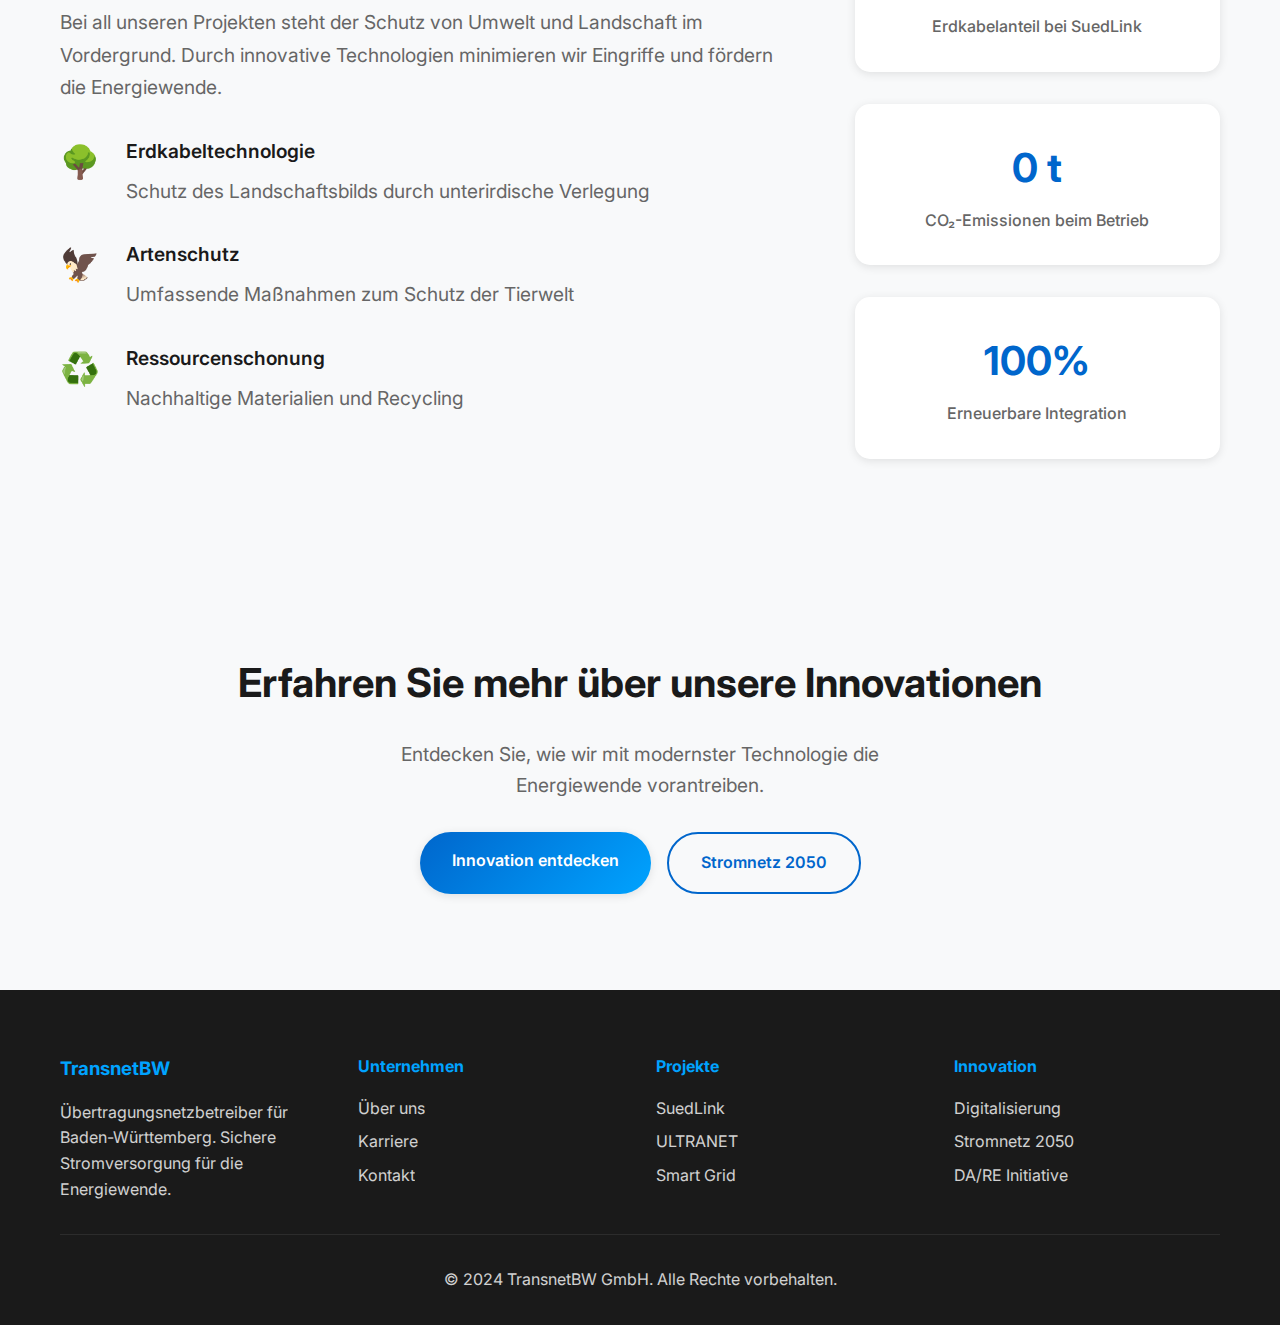
<file: projects.html>
<!DOCTYPE html>
<html lang="de">
<head>
    <meta charset="UTF-8">
    <meta name="viewport" content="width=device-width, initial-scale=1.0">
    <title>Projekte - TransnetBW</title>
    <meta name="description" content="SuedLink, ULTRANET und weitere Schlüsselprojekte von TransnetBW für die deutsche Energiewende.">
    <link rel="stylesheet" href="styles.css">
    <link href="https://fonts.googleapis.com/css2?family=Inter:wght@300;400;500;600;700&display=swap" rel="stylesheet">
</head>
<body>
    <!-- Navigation -->
    <nav class="nav">
        <div class="nav-container">
            <div class="nav-logo">
                <a href="index.html"><h2>TransnetBW</h2></a>
            </div>
            <div class="nav-menu" id="navMenu">
                <a href="index.html" class="nav-link">Home</a>
                <a href="about.html" class="nav-link">Über uns</a>
                <a href="projects.html" class="nav-link active">Projekte</a>
                <a href="innovation.html" class="nav-link">Innovation</a>
                <a href="future.html" class="nav-link">Stromnetz 2050</a>
                <a href="careers.html" class="nav-link">Karriere</a>
                <a href="contact.html" class="nav-link">Kontakt</a>
            </div>
            <div class="nav-toggle" id="navToggle">
                <span></span>
                <span></span>
                <span></span>
            </div>
        </div>
    </nav>

    <!-- Page Header -->
    <section class="page-header">
        <div class="container">
            <div class="page-header-content">
                <h1>Unsere Projekte</h1>
                <p>Infrastrukturprojekte für die Energiewende und eine sichere Stromversorgung</p>
            </div>
        </div>
    </section>

    <!-- Project Overview -->
    <section class="project-overview">
        <div class="container">
            <div class="overview-content">
                <h2>Investition in die Energiezukunft</h2>
                <p>Mit rund <strong>€10 Milliarden Investitionen bis 2035</strong> gestalten wir das Übertragungsnetz für die Energiewende. Unsere Großprojekte SuedLink und ULTRANET sind zentrale Bausteine für den Transport erneuerbarer Energien von Nord- nach Süddeutschland.</p>
                
                <div class="investment-highlights">
                    <div class="highlight-box">
                        <div class="highlight-number">€10 Mrd.</div>
                        <div class="highlight-text">Investitionen bis 2035</div>
                    </div>
                    <div class="highlight-box">
                        <div class="highlight-number">6 GW</div>
                        <div class="highlight-text">Zusätzliche Übertragungskapazität</div>
                    </div>
                    <div class="highlight-box">
                        <div class="highlight-number">2028</div>
                        <div class="highlight-text">Inbetriebnahme SuedLink</div>
                    </div>
                </div>
            </div>
        </div>
    </section>

    <!-- Major Projects -->
    <section class="major-projects">
        <div class="container">
            <h2>Großprojekte der Energiewende</h2>
            
            <!-- SuedLink -->
            <div class="project-detail">
                <div class="project-header">
                    <div class="project-icon-large suedlink-icon">
                        <div class="icon-bg"></div>
                    </div>
                    <div class="project-title">
                        <h3>SuedLink</h3>
                        <p class="project-subtitle">Gleichstromverbindung für die Energiewende</p>
                    </div>
                    <div class="project-status">
                        <span class="status-badge in-construction">In Bau</span>
                        <span class="completion-year">2028</span>
                    </div>
                </div>
                
                <div class="project-content">
                    <div class="project-description">
                        <p>SuedLink ist eine der wichtigsten Stromautobahnen Deutschlands. Als leistungsstarke Gleichstromleitung ist SuedLink elementar für die sichere, stabile Stromversorgung von morgen. Für eine erfolgreiche Energiewende in Deutschland kommt dieser Infrastrukturmaßnahme eine zentrale Bedeutung zu.</p>
                        
                        <h4>Kernfakten</h4>
                        <ul>
                            <li><strong>Übertragungskapazität:</strong> 4 Gigawatt</li>
                            <li><strong>Technologie:</strong> Hochspannungs-Gleichstrom-Übertragung (HGÜ)</li>
                            <li><strong>Verlauf:</strong> Von Norddeutschland nach Bayern und Baden-Württemberg</li>
                            <li><strong>Kabel:</strong> Zwei Erdkabel für maximalen Umweltschutz</li>
                            <li><strong>Baustart:</strong> 2024 in Unterfranken</li>
                        </ul>
                    </div>
                    
                    <div class="project-benefits">
                        <h4>Vorteile für die Energiewende</h4>
                        <div class="benefits-grid">
                            <div class="benefit-item">
                                <div class="benefit-icon">🌱</div>
                                <div class="benefit-text">
                                    <h5>Erneuerbare Integration</h5>
                                    <p>Transport von Windenergie aus dem Norden</p>
                                </div>
                            </div>
                            <div class="benefit-item">
                                <div class="benefit-icon">⚡</div>
                                <div class="benefit-text">
                                    <h5>Versorgungssicherheit</h5>
                                    <p>Stabile Stromversorgung für Industrie und Haushalte</p>
                                </div>
                            </div>
                            <div class="benefit-item">
                                <div class="benefit-icon">🌍</div>
                                <div class="benefit-text">
                                    <h5>Umweltschutz</h5>
                                    <p>Erdkabel minimieren Eingriffe in die Landschaft</p>
                                </div>
                            </div>
                        </div>
                    </div>
                </div>
            </div>

            <!-- ULTRANET -->
            <div class="project-detail">
                <div class="project-header">
                    <div class="project-icon-large ultranet-icon">
                        <div class="icon-bg"></div>
                    </div>
                    <div class="project-title">
                        <h3>ULTRANET</h3>
                        <p class="project-subtitle">Innovative Gleichstromübertragung</p>
                    </div>
                    <div class="project-status">
                        <span class="status-badge in-construction">In Bau</span>
                        <span class="completion-year">2026</span>
                    </div>
                </div>
                
                <div class="project-content">
                    <div class="project-description">
                        <p>ULTRANET ist ein innovatives Netzausbauprojekt der Übertragungsnetzbetreiber TransnetBW und Amprion. Um die dicht besiedelten Räume im Westen und Südwesten Deutschlands zu schonen, wird ULTRANET weitestgehend auf bestehenden Leitungstrassen als Gleichstromverbindung mitgeführt.</p>
                        
                        <h4>Projektdetails</h4>
                        <ul>
                            <li><strong>Länge:</strong> 340 Kilometer gesamt</li>
                            <li><strong>TransnetBW-Abschnitt:</strong> 42 km (B1: Mannheim-Wallstadt bis Philippsburg)</li>
                            <li><strong>Verlauf:</strong> Meerbusch-Osterath (NRW) bis Philippsburg (BW)</li>
                            <li><strong>Übertragungskapazität:</strong> 2 Gigawatt</li>
                            <li><strong>Baustart:</strong> Februar 2024</li>
                        </ul>
                    </div>
                    
                    <div class="project-progress">
                        <h4>Baufortschritt</h4>
                        <div class="progress-timeline">
                            <div class="timeline-step completed">
                                <div class="step-marker"></div>
                                <div class="step-content">
                                    <h5>Planungsgenehmigung</h5>
                                    <p>Abgeschlossen 2023</p>
                                </div>
                            </div>
                            <div class="timeline-step active">
                                <div class="step-marker"></div>
                                <div class="step-content">
                                    <h5>Leitungsbau</h5>
                                    <p>Seit Februar 2024</p>
                                </div>
                            </div>
                            <div class="timeline-step">
                                <div class="step-marker"></div>
                                <div class="step-content">
                                    <h5>Inbetriebnahme</h5>
                                    <p>Geplant Ende 2026</p>
                                </div>
                            </div>
                        </div>
                    </div>
                </div>
            </div>

            <!-- Smart Grid Projects -->
            <div class="project-detail">
                <div class="project-header">
                    <div class="project-icon-large smart-icon">
                        <div class="icon-bg"></div>
                    </div>
                    <div class="project-title">
                        <h3>Smart Grid Projekte</h3>
                        <p class="project-subtitle">Digitalisierung der Netzinfrastruktur</p>
                    </div>
                    <div class="project-status">
                        <span class="status-badge active">Laufend</span>
                        <span class="completion-year">Kontinuierlich</span>
                    </div>
                </div>
                
                <div class="project-content">
                    <div class="project-description">
                        <p>Mit der Digitalisierung unseres Netzes und dem optimierten Handling der gewonnenen Informationen ermöglichen wir die Kommunikation aller Akteure im Stromversorgungssystem und im Markt.</p>
                        
                        <div class="smart-features">
                            <div class="feature-card">
                                <h5>DA/RE Initiative</h5>
                                <p>Deutschlandweite cloudbasierte Plattform für Netzstabilisierung und Engpassbeseitigung</p>
                            </div>
                            <div class="feature-card">
                                <h5>Intelligente Messsysteme</h5>
                                <p>Smart Meter für optimierte Datennutzung und Netzsteuerung</p>
                            </div>
                            <div class="feature-card">
                                <h5>Modernste Leittechnik</h5>
                                <p>Automatisierung und Assistenzsysteme für die Systemführung</p>
                            </div>
                        </div>
                    </div>
                </div>
            </div>
        </div>
    </section>

    <!-- Regional Projects -->
    <section class="regional-projects">
        <div class="container">
            <h2>Regionale Netzprojekte</h2>
            <div class="regional-grid">
                <div class="regional-item">
                    <h4>Umspannwerk Neckarwestheim</h4>
                    <p>Modernisierung für neue Aufgaben der Netzstabilisierung durch Bereitstellung von Blindleistung.</p>
                    <div class="project-meta">
                        <span class="meta-status">In Planung</span>
                    </div>
                </div>
                <div class="regional-item">
                    <h4>Netzverknüpfungspunkt Philippsburg</h4>
                    <p>Zentrale Schaltanlage für ULTRANET und regionale Netzanbindung.</p>
                    <div class="project-meta">
                        <span class="meta-status">In Bau</span>
                    </div>
                </div>
                <div class="regional-item">
                    <h4>Hauptschaltleitung</h4>
                    <p>Modernste Technik für die Systemführung und Netzüberwachung.</p>
                    <div class="project-meta">
                        <span class="meta-status">Modernisiert</span>
                    </div>
                </div>
                <div class="regional-item">
                    <h4>380-kV-Leitungen</h4>
                    <p>Kontinuierliche Wartung und Erweiterung des Höchstspannungsnetzes.</p>
                    <div class="project-meta">
                        <span class="meta-status">Laufend</span>
                    </div>
                </div>
            </div>
        </div>
    </section>

    <!-- Environmental Impact -->
    <section class="environmental-impact">
        <div class="container">
            <div class="impact-content">
                <div class="impact-text">
                    <h2>Umwelt & Nachhaltigkeit</h2>
                    <p>Bei all unseren Projekten steht der Schutz von Umwelt und Landschaft im Vordergrund. Durch innovative Technologien minimieren wir Eingriffe und fördern die Energiewende.</p>
                    
                    <div class="sustainability-measures">
                        <div class="measure-item">
                            <div class="measure-icon">🌳</div>
                            <div class="measure-text">
                                <h4>Erdkabeltechnologie</h4>
                                <p>Schutz des Landschaftsbilds durch unterirdische Verlegung</p>
                            </div>
                        </div>
                        <div class="measure-item">
                            <div class="measure-icon">🦅</div>
                            <div class="measure-text">
                                <h4>Artenschutz</h4>
                                <p>Umfassende Maßnahmen zum Schutz der Tierwelt</p>
                            </div>
                        </div>
                        <div class="measure-item">
                            <div class="measure-icon">♻️</div>
                            <div class="measure-text">
                                <h4>Ressourcenschonung</h4>
                                <p>Nachhaltige Materialien und Recycling</p>
                            </div>
                        </div>
                    </div>
                </div>
                <div class="impact-stats">
                    <div class="stat-box">
                        <div class="stat-number">95%</div>
                        <div class="stat-label">Erdkabelanteil bei SuedLink</div>
                    </div>
                    <div class="stat-box">
                        <div class="stat-number">0 t</div>
                        <div class="stat-label">CO₂-Emissionen beim Betrieb</div>
                    </div>
                    <div class="stat-box">
                        <div class="stat-number">100%</div>
                        <div class="stat-label">Erneuerbare Integration</div>
                    </div>
                </div>
            </div>
        </div>
    </section>

    <!-- CTA Section -->
    <section class="cta-section">
        <div class="container">
            <div class="cta-content">
                <h2>Erfahren Sie mehr über unsere Innovationen</h2>
                <p>Entdecken Sie, wie wir mit modernster Technologie die Energiewende vorantreiben.</p>
                <div class="cta-buttons">
                    <a href="innovation.html" class="btn-primary">Innovation entdecken</a>
                    <a href="future.html" class="btn-secondary">Stromnetz 2050</a>
                </div>
            </div>
        </div>
    </section>

    <!-- Footer -->
    <footer class="footer">
        <div class="container">
            <div class="footer-content">
                <div class="footer-section">
                    <h3>TransnetBW</h3>
                    <p>Übertragungsnetzbetreiber für Baden-Württemberg. Sichere Stromversorgung für die Energiewende.</p>
                </div>
                <div class="footer-section">
                    <h4>Unternehmen</h4>
                    <ul>
                        <li><a href="about.html">Über uns</a></li>
                        <li><a href="careers.html">Karriere</a></li>
                        <li><a href="contact.html">Kontakt</a></li>
                    </ul>
                </div>
                <div class="footer-section">
                    <h4>Projekte</h4>
                    <ul>
                        <li><a href="projects.html">SuedLink</a></li>
                        <li><a href="projects.html">ULTRANET</a></li>
                        <li><a href="innovation.html">Smart Grid</a></li>
                    </ul>
                </div>
                <div class="footer-section">
                    <h4>Innovation</h4>
                    <ul>
                        <li><a href="innovation.html">Digitalisierung</a></li>
                        <li><a href="future.html">Stromnetz 2050</a></li>
                        <li><a href="innovation.html">DA/RE Initiative</a></li>
                    </ul>
                </div>
            </div>
            <div class="footer-bottom">
                <p>&copy; 2024 TransnetBW GmbH. Alle Rechte vorbehalten.</p>
            </div>
        </div>
    </footer>

    <script src="script.js"></script>
</body>
</html>
</file>
<file: styles.css>
/* Reset and Base Styles */
* {
    margin: 0;
    padding: 0;
    box-sizing: border-box;
}

:root {
    --primary-color: #0066cc;
    --secondary-color: #004499;
    --accent-color: #00a3ff;
    --text-dark: #1a1a1a;
    --text-light: #666666;
    --text-white: #ffffff;
    --background-light: #f8f9fa;
    --background-white: #ffffff;
    --border-light: #e5e5e5;
    --shadow-light: 0 2px 10px rgba(0, 0, 0, 0.1);
    --shadow-medium: 0 4px 20px rgba(0, 0, 0, 0.15);
    --gradient-primary: linear-gradient(135deg, #0066cc, #00a3ff);
    --gradient-dark: linear-gradient(135deg, #1a1a1a, #333333);
}

body {
    font-family: 'Inter', -apple-system, BlinkMacSystemFont, 'Segoe UI', Roboto, sans-serif;
    line-height: 1.6;
    color: var(--text-dark);
    overflow-x: hidden;
}

.container {
    max-width: 1200px;
    margin: 0 auto;
    padding: 0 20px;
}

/* Navigation */
.nav {
    position: fixed;
    top: 0;
    width: 100%;
    background: rgba(255, 255, 255, 0.95);
    backdrop-filter: blur(20px);
    z-index: 1000;
    transition: all 0.3s ease;
}

.nav-container {
    max-width: 1200px;
    margin: 0 auto;
    padding: 0 20px;
    display: flex;
    justify-content: space-between;
    align-items: center;
    height: 70px;
}

.nav-logo h2 {
    color: var(--primary-color);
    font-weight: 700;
    font-size: 1.5rem;
}

.nav-menu {
    display: flex;
    gap: 2rem;
}

.nav-link {
    text-decoration: none;
    color: var(--text-dark);
    font-weight: 500;
    font-size: 0.9rem;
    transition: color 0.3s ease;
    position: relative;
}

.nav-link::after {
    content: '';
    position: absolute;
    bottom: -5px;
    left: 0;
    width: 0;
    height: 2px;
    background: var(--primary-color);
    transition: width 0.3s ease;
}

.nav-link:hover {
    color: var(--primary-color);
}

.nav-link:hover::after {
    width: 100%;
}

.nav-toggle {
    display: none;
    flex-direction: column;
    cursor: pointer;
}

.nav-toggle span {
    width: 25px;
    height: 3px;
    background: var(--text-dark);
    margin: 3px 0;
    transition: 0.3s;
}

/* Hero Section */
.hero {
    min-height: 100vh;
    display: flex;
    align-items: center;
    position: relative;
    background: linear-gradient(135deg, #f8f9fa 0%, #e9ecef 100%);
    overflow: hidden;
}

.hero-container {
    max-width: 1200px;
    margin: 0 auto;
    padding: 0 20px;
    display: grid;
    grid-template-columns: 1fr 1fr;
    gap: 4rem;
    align-items: center;
}

.hero-content {
    animation: fadeInUp 1s ease-out;
}

.hero-title-main {
    display: block;
    font-size: 3.5rem;
    font-weight: 700;
    color: var(--primary-color);
    margin-bottom: 0.5rem;
}

.hero-title-sub {
    display: block;
    font-size: 1.5rem;
    font-weight: 400;
    color: var(--text-light);
    margin-bottom: 2rem;
}

.hero-description {
    font-size: 1.2rem;
    color: var(--text-light);
    margin-bottom: 3rem;
    line-height: 1.7;
}

.hero-cta {
    display: flex;
    gap: 1rem;
    flex-wrap: wrap;
}

.btn-primary, .btn-secondary {
    padding: 1rem 2rem;
    border-radius: 50px;
    text-decoration: none;
    font-weight: 600;
    font-size: 1rem;
    transition: all 0.3s ease;
    display: inline-block;
    position: relative;
    overflow: hidden;
}

.btn-primary {
    background: var(--gradient-primary);
    color: var(--text-white);
    box-shadow: var(--shadow-light);
}

.btn-primary:hover {
    transform: translateY(-3px);
    box-shadow: var(--shadow-medium);
}

.btn-secondary {
    background: transparent;
    color: var(--primary-color);
    border: 2px solid var(--primary-color);
}

.btn-secondary:hover {
    background: var(--primary-color);
    color: var(--text-white);
    transform: translateY(-3px);
}

/* Hero Visual */
.hero-visual {
    display: flex;
    justify-content: center;
    align-items: center;
    height: 500px;
    position: relative;
}

.grid-animation {
    width: 400px;
    height: 400px;
    position: relative;
}

.grid-line {
    position: absolute;
    background: var(--accent-color);
    opacity: 0.3;
    animation: pulse 2s infinite ease-in-out;
}

.grid-line:nth-child(1) {
    width: 100%;
    height: 2px;
    top: 33%;
    animation-delay: 0s;
}

.grid-line:nth-child(2) {
    width: 100%;
    height: 2px;
    top: 66%;
    animation-delay: 0.5s;
}

.grid-line:nth-child(3) {
    width: 2px;
    height: 100%;
    left: 50%;
    animation-delay: 1s;
}

.grid-node {
    position: absolute;
    width: 12px;
    height: 12px;
    background: var(--primary-color);
    border-radius: 50%;
    animation: glow 2s infinite ease-in-out;
}

.grid-node:nth-child(4) {
    top: 30%;
    left: 25%;
    animation-delay: 0.2s;
}

.grid-node:nth-child(5) {
    top: 60%;
    right: 30%;
    animation-delay: 0.7s;
}

.grid-node:nth-child(6) {
    bottom: 25%;
    left: 45%;
    animation-delay: 1.2s;
}

.energy-pulse {
    position: absolute;
    width: 6px;
    height: 6px;
    background: var(--accent-color);
    border-radius: 50%;
    top: 33%;
    left: 0;
    animation: energyFlow 3s infinite linear;
}

.scroll-indicator {
    position: absolute;
    bottom: 2rem;
    left: 50%;
    transform: translateX(-50%);
    opacity: 0.7;
    animation: bounce 2s infinite;
}

.scroll-arrow {
    width: 24px;
    height: 24px;
    border-right: 2px solid var(--primary-color);
    border-bottom: 2px solid var(--primary-color);
    transform: rotate(45deg);
}

/* Stats Section */
.stats {
    padding: 5rem 0;
    background: var(--background-white);
}

.stats-grid {
    display: grid;
    grid-template-columns: repeat(auto-fit, minmax(200px, 1fr));
    gap: 3rem;
    text-align: center;
}

.stat-item {
    padding: 2rem;
    border-radius: 20px;
    background: var(--background-light);
    transition: transform 0.3s ease;
}

.stat-item:hover {
    transform: translateY(-10px);
}

.stat-number {
    font-size: 3rem;
    font-weight: 700;
    color: var(--primary-color);
    display: block;
}

.stat-unit {
    font-size: 1.2rem;
    font-weight: 600;
    color: var(--text-light);
    margin-bottom: 0.5rem;
}

.stat-label {
    font-size: 1rem;
    color: var(--text-light);
}

/* Projects Preview */
.projects-preview {
    padding: 6rem 0;
    background: var(--background-light);
}

.section-header {
    text-align: center;
    margin-bottom: 4rem;
}

.section-header h2 {
    font-size: 2.5rem;
    font-weight: 700;
    color: var(--text-dark);
    margin-bottom: 1rem;
}

.section-header p {
    font-size: 1.2rem;
    color: var(--text-light);
    max-width: 600px;
    margin: 0 auto;
}

.projects-grid {
    display: grid;
    grid-template-columns: repeat(auto-fit, minmax(350px, 1fr));
    gap: 2rem;
    margin-bottom: 3rem;
}

.project-card {
    background: var(--background-white);
    padding: 2.5rem;
    border-radius: 20px;
    box-shadow: var(--shadow-light);
    transition: all 0.3s ease;
    cursor: pointer;
    position: relative;
    overflow: hidden;
}

.project-card::before {
    content: '';
    position: absolute;
    top: 0;
    left: 0;
    width: 100%;
    height: 4px;
    background: var(--gradient-primary);
    transform: scaleX(0);
    transition: transform 0.3s ease;
}

.project-card:hover {
    transform: translateY(-10px);
    box-shadow: var(--shadow-medium);
}

.project-card:hover::before {
    transform: scaleX(1);
}

.project-icon {
    width: 60px;
    height: 60px;
    margin-bottom: 1.5rem;
    position: relative;
}

.icon-suedlink, .icon-ultranet, .icon-smart {
    width: 100%;
    height: 100%;
    border-radius: 50%;
    display: flex;
    align-items: center;
    justify-content: center;
    font-size: 1.5rem;
    color: var(--text-white);
}

.icon-suedlink {
    background: linear-gradient(135deg, #28a745, #20c997);
}

.icon-ultranet {
    background: linear-gradient(135deg, #007bff, #6610f2);
}

.icon-smart {
    background: linear-gradient(135deg, #fd7e14, #e83e8c);
}

.project-card h3 {
    font-size: 1.5rem;
    font-weight: 600;
    color: var(--text-dark);
    margin-bottom: 1rem;
}

.project-card p {
    color: var(--text-light);
    line-height: 1.6;
    margin-bottom: 1.5rem;
}

.project-meta {
    display: flex;
    justify-content: space-between;
    align-items: center;
}

.project-status {
    background: var(--accent-color);
    color: var(--text-white);
    padding: 0.3rem 1rem;
    border-radius: 20px;
    font-size: 0.8rem;
    font-weight: 600;
}

.project-year {
    color: var(--text-light);
    font-weight: 600;
}

.section-cta {
    text-align: center;
}

/* Innovation Preview */
.innovation-preview {
    padding: 6rem 0;
    background: var(--background-white);
}

.innovation-content {
    display: grid;
    grid-template-columns: 1fr 1fr;
    gap: 4rem;
    align-items: center;
}

.innovation-text h2 {
    font-size: 2.5rem;
    font-weight: 700;
    color: var(--text-dark);
    margin-bottom: 1.5rem;
}

.innovation-text p {
    font-size: 1.2rem;
    color: var(--text-light);
    line-height: 1.7;
    margin-bottom: 2rem;
}

.innovation-features {
    margin-bottom: 2rem;
}

.feature-item {
    display: flex;
    align-items: center;
    gap: 1rem;
    margin-bottom: 1.5rem;
}

.feature-icon {
    font-size: 2rem;
    width: 50px;
    text-align: center;
}

.feature-text h4 {
    font-size: 1.1rem;
    font-weight: 600;
    color: var(--text-dark);
    margin-bottom: 0.2rem;
}

.feature-text p {
    font-size: 0.9rem;
    color: var(--text-light);
    margin: 0;
}

/* Tech Animation */
.innovation-visual {
    display: flex;
    justify-content: center;
    align-items: center;
    height: 400px;
}

.tech-animation {
    width: 300px;
    height: 300px;
    position: relative;
}

.tech-circle {
    position: absolute;
    border: 2px solid var(--accent-color);
    border-radius: 50%;
    opacity: 0.3;
    animation: rotate 10s infinite linear;
}

.tech-circle:nth-child(1) {
    width: 100px;
    height: 100px;
    top: 50%;
    left: 50%;
    transform: translate(-50%, -50%);
    animation-duration: 8s;
}

.tech-circle:nth-child(2) {
    width: 180px;
    height: 180px;
    top: 50%;
    left: 50%;
    transform: translate(-50%, -50%);
    animation-duration: 12s;
    animation-direction: reverse;
}

.tech-circle:nth-child(3) {
    width: 260px;
    height: 260px;
    top: 50%;
    left: 50%;
    transform: translate(-50%, -50%);
    animation-duration: 15s;
}

.data-flow {
    position: absolute;
    width: 8px;
    height: 8px;
    background: var(--primary-color);
    border-radius: 50%;
    top: 50%;
    left: 50%;
    animation: dataOrbit 6s infinite linear;
}

/* Vision 2050 */
.vision-2050 {
    padding: 6rem 0;
    background: var(--gradient-dark);
    color: var(--text-white);
    text-align: center;
}

.vision-content h2 {
    font-size: 2.5rem;
    font-weight: 700;
    margin-bottom: 1.5rem;
}

.vision-content p {
    font-size: 1.2rem;
    line-height: 1.7;
    margin-bottom: 3rem;
    max-width: 800px;
    margin-left: auto;
    margin-right: auto;
    opacity: 0.9;
}

.vision-highlights {
    display: grid;
    grid-template-columns: repeat(auto-fit, minmax(200px, 1fr));
    gap: 2rem;
    margin-bottom: 3rem;
}

.highlight-item {
    padding: 2rem;
    background: rgba(255, 255, 255, 0.1);
    border-radius: 15px;
    backdrop-filter: blur(10px);
}

.highlight-number {
    display: block;
    font-size: 2rem;
    font-weight: 700;
    color: var(--accent-color);
    margin-bottom: 0.5rem;
}

.highlight-text {
    display: block;
    font-size: 1rem;
    opacity: 0.9;
}

/* CTA Section */
.cta-section {
    padding: 6rem 0;
    background: var(--background-light);
    text-align: center;
}

.cta-content h2 {
    font-size: 2.5rem;
    font-weight: 700;
    color: var(--text-dark);
    margin-bottom: 1.5rem;
}

.cta-content p {
    font-size: 1.2rem;
    color: var(--text-light);
    margin-bottom: 2rem;
    max-width: 600px;
    margin-left: auto;
    margin-right: auto;
}

.cta-buttons {
    display: flex;
    gap: 1rem;
    justify-content: center;
    flex-wrap: wrap;
}

/* Footer */
.footer {
    background: var(--text-dark);
    color: var(--text-white);
    padding: 4rem 0 2rem;
}

.footer-content {
    display: grid;
    grid-template-columns: repeat(auto-fit, minmax(250px, 1fr));
    gap: 2rem;
    margin-bottom: 2rem;
}

.footer-section h3, .footer-section h4 {
    margin-bottom: 1rem;
    color: var(--accent-color);
}

.footer-section p {
    line-height: 1.6;
    opacity: 0.8;
}

.footer-section ul {
    list-style: none;
}

.footer-section ul li {
    margin-bottom: 0.5rem;
}

.footer-section ul li a {
    color: var(--text-white);
    text-decoration: none;
    opacity: 0.8;
    transition: opacity 0.3s ease;
}

.footer-section ul li a:hover {
    opacity: 1;
    color: var(--accent-color);
}

.footer-bottom {
    text-align: center;
    padding-top: 2rem;
    border-top: 1px solid rgba(255, 255, 255, 0.1);
    opacity: 0.8;
}

/* Animations */
@keyframes fadeInUp {
    from {
        opacity: 0;
        transform: translateY(30px);
    }
    to {
        opacity: 1;
        transform: translateY(0);
    }
}

@keyframes pulse {
    0%, 100% { opacity: 0.3; }
    50% { opacity: 0.8; }
}

@keyframes glow {
    0%, 100% { 
        opacity: 0.8;
        transform: scale(1);
    }
    50% { 
        opacity: 1;
        transform: scale(1.2);
    }
}

@keyframes energyFlow {
    0% { 
        left: 0;
        opacity: 1;
    }
    50% {
        opacity: 0.5;
    }
    100% { 
        left: 100%;
        opacity: 1;
    }
}

@keyframes bounce {
    0%, 20%, 50%, 80%, 100% { transform: translateY(0) translateX(-50%); }
    40% { transform: translateY(-10px) translateX(-50%); }
    60% { transform: translateY(-5px) translateX(-50%); }
}

@keyframes rotate {
    from { transform: translate(-50%, -50%) rotate(0deg); }
    to { transform: translate(-50%, -50%) rotate(360deg); }
}

@keyframes dataOrbit {
    from {
        transform: translate(-50%, -50%) rotate(0deg) translateX(90px) rotate(0deg);
    }
    to {
        transform: translate(-50%, -50%) rotate(360deg) translateX(90px) rotate(-360deg);
    }
}

/* Responsive Design */
@media (max-width: 768px) {
    .nav-menu {
        position: fixed;
        left: -100%;
        top: 70px;
        flex-direction: column;
        background-color: var(--background-white);
        width: 100%;
        text-align: center;
        transition: 0.3s;
        box-shadow: var(--shadow-light);
        padding: 2rem 0;
    }

    .nav-menu.active {
        left: 0;
    }

    .nav-toggle {
        display: flex;
    }

    .hero-container {
        grid-template-columns: 1fr;
        text-align: center;
        gap: 2rem;
    }

    .hero-title-main {
        font-size: 2.5rem;
    }

    .hero-title-sub {
        font-size: 1.2rem;
    }

    .hero-visual {
        height: 300px;
    }

    .grid-animation {
        width: 300px;
        height: 300px;
    }

    .innovation-content {
        grid-template-columns: 1fr;
        text-align: center;
    }

    .projects-grid {
        grid-template-columns: 1fr;
    }

    .hero-cta, .cta-buttons {
        flex-direction: column;
        align-items: center;
    }

    .btn-primary, .btn-secondary {
        width: 100%;
        max-width: 300px;
    }

    .section-header h2 {
        font-size: 2rem;
    }

    .innovation-text h2, .vision-content h2, .cta-content h2 {
        font-size: 2rem;
    }
}

@media (max-width: 480px) {
    .container {
        padding: 0 15px;
    }

    .hero-title-main {
        font-size: 2rem;
    }

    .projects-grid {
        grid-template-columns: 1fr;
    }

    .project-card {
        padding: 1.5rem;
    }

    .stats-grid {
        grid-template-columns: repeat(2, 1fr);
        gap: 1.5rem;
    }

    .vision-highlights {
        grid-template-columns: 1fr;
    }
}

/* Additional Styles for Subpages */

/* Page Header */
.page-header {
    padding: 8rem 0 4rem;
    background: linear-gradient(135deg, #f8f9fa 0%, #e9ecef 100%);
    text-align: center;
}

.page-header-content h1 {
    font-size: 3rem;
    font-weight: 700;
    color: var(--primary-color);
    margin-bottom: 1rem;
}

.page-header-content p {
    font-size: 1.3rem;
    color: var(--text-light);
    max-width: 600px;
    margin: 0 auto;
}

/* About Page Styles */
.company-story {
    padding: 6rem 0;
    background: var(--background-white);
}

.story-content {
    display: grid;
    grid-template-columns: 2fr 1fr;
    gap: 4rem;
    align-items: start;
}

.story-text h2 {
    font-size: 2.5rem;
    font-weight: 700;
    color: var(--text-dark);
    margin-bottom: 2rem;
}

.story-text p {
    font-size: 1.1rem;
    line-height: 1.7;
    color: var(--text-light);
    margin-bottom: 1.5rem;
}

.story-timeline {
    position: relative;
}

.story-timeline::before {
    content: '';
    position: absolute;
    left: 20px;
    top: 0;
    bottom: 0;
    width: 2px;
    background: var(--primary-color);
}

.timeline-item {
    position: relative;
    margin-bottom: 3rem;
    padding-left: 4rem;
}

.timeline-year {
    position: absolute;
    left: 0;
    top: 0;
    width: 40px;
    height: 40px;
    background: var(--primary-color);
    color: white;
    border-radius: 50%;
    display: flex;
    align-items: center;
    justify-content: center;
    font-weight: 600;
    font-size: 0.9rem;
}

.timeline-content h4 {
    font-size: 1.2rem;
    font-weight: 600;
    color: var(--text-dark);
    margin-bottom: 0.5rem;
}

.timeline-content p {
    color: var(--text-light);
    font-size: 0.95rem;
}

/* Mission & Vision */
.mission-vision {
    padding: 6rem 0;
    background: var(--background-light);
}

.mv-grid {
    display: grid;
    grid-template-columns: 1fr 1fr;
    gap: 4rem;
}

.mv-item {
    background: var(--background-white);
    padding: 3rem;
    border-radius: 20px;
    box-shadow: var(--shadow-light);
    text-align: center;
}

.mv-icon {
    font-size: 3rem;
    margin-bottom: 1.5rem;
}

.mv-item h3 {
    font-size: 1.8rem;
    font-weight: 600;
    color: var(--text-dark);
    margin-bottom: 1.5rem;
}

.mv-item p {
    font-size: 1.1rem;
    line-height: 1.7;
    color: var(--text-light);
}

/* Key Facts */
.key-facts {
    padding: 6rem 0;
    background: var(--background-white);
    text-align: center;
}

.key-facts h2 {
    font-size: 2.5rem;
    font-weight: 700;
    color: var(--text-dark);
    margin-bottom: 4rem;
}

.facts-grid {
    display: grid;
    grid-template-columns: repeat(auto-fit, minmax(300px, 1fr));
    gap: 2rem;
}

.fact-item {
    background: var(--background-light);
    padding: 2.5rem 2rem;
    border-radius: 15px;
    transition: transform 0.3s ease;
}

.fact-item:hover {
    transform: translateY(-10px);
}

.fact-number {
    font-size: 2.5rem;
    font-weight: 700;
    color: var(--primary-color);
    margin-bottom: 0.5rem;
}

.fact-label {
    font-size: 1.1rem;
    font-weight: 600;
    color: var(--text-dark);
    margin-bottom: 0.5rem;
}

.fact-description {
    font-size: 0.95rem;
    color: var(--text-light);
}

/* Leadership */
.leadership {
    padding: 6rem 0;
    background: var(--background-light);
}

.leadership h2 {
    font-size: 2.5rem;
    font-weight: 700;
    color: var(--text-dark);
    margin-bottom: 3rem;
    text-align: center;
}

.leadership-content {
    display: grid;
    grid-template-columns: 2fr 1fr;
    gap: 4rem;
    align-items: start;
}

.leadership-text h3 {
    font-size: 1.8rem;
    font-weight: 600;
    color: var(--text-dark);
    margin-bottom: 1.5rem;
}

.leadership-text h4 {
    font-size: 1.3rem;
    font-weight: 600;
    color: var(--primary-color);
    margin: 2rem 0 1rem 0;
}

.leadership-text p {
    font-size: 1.1rem;
    line-height: 1.7;
    color: var(--text-light);
    margin-bottom: 1.5rem;
}

.leadership-text ul {
    list-style: none;
    padding-left: 0;
}

.leadership-text li {
    padding: 0.5rem 0;
    border-bottom: 1px solid var(--border-light);
}

.org-chart {
    background: var(--background-white);
    padding: 2rem;
    border-radius: 15px;
    box-shadow: var(--shadow-light);
}

.org-level {
    display: flex;
    justify-content: center;
    gap: 1rem;
    margin-bottom: 2rem;
}

.org-box {
    background: var(--gradient-primary);
    color: white;
    padding: 1rem;
    border-radius: 10px;
    font-weight: 600;
    text-align: center;
    min-width: 120px;
}

/* Responsibility */
.responsibility {
    padding: 6rem 0;
    background: var(--background-white);
}

.responsibility h2 {
    font-size: 2.5rem;
    font-weight: 700;
    color: var(--text-dark);
    margin-bottom: 3rem;
    text-align: center;
}

.responsibility-grid {
    display: grid;
    grid-template-columns: repeat(auto-fit, minmax(250px, 1fr));
    gap: 2rem;
}

.resp-item {
    background: var(--background-light);
    padding: 2.5rem;
    border-radius: 15px;
    text-align: center;
    transition: transform 0.3s ease;
}

.resp-item:hover {
    transform: translateY(-5px);
}

.resp-icon {
    font-size: 2.5rem;
    margin-bottom: 1.5rem;
}

.resp-item h4 {
    font-size: 1.3rem;
    font-weight: 600;
    color: var(--text-dark);
    margin-bottom: 1rem;
}

.resp-item p {
    color: var(--text-light);
    line-height: 1.6;
}

/* Projects Page Styles */
.project-overview {
    padding: 4rem 0;
    background: var(--background-white);
}

.overview-content h2 {
    font-size: 2.5rem;
    font-weight: 700;
    color: var(--text-dark);
    margin-bottom: 2rem;
    text-align: center;
}

.overview-content p {
    font-size: 1.2rem;
    line-height: 1.7;
    color: var(--text-light);
    text-align: center;
    max-width: 800px;
    margin: 0 auto 3rem;
}

.investment-highlights {
    display: grid;
    grid-template-columns: repeat(auto-fit, minmax(200px, 1fr));
    gap: 2rem;
    max-width: 800px;
    margin: 0 auto;
}

.highlight-box {
    background: var(--gradient-primary);
    color: white;
    padding: 2rem;
    border-radius: 15px;
    text-align: center;
}

.highlight-number {
    font-size: 2rem;
    font-weight: 700;
    margin-bottom: 0.5rem;
}

.highlight-text {
    font-size: 1rem;
    opacity: 0.9;
}

/* Major Projects */
.major-projects {
    padding: 6rem 0;
    background: var(--background-light);
}

.major-projects h2 {
    font-size: 2.5rem;
    font-weight: 700;
    color: var(--text-dark);
    margin-bottom: 4rem;
    text-align: center;
}

.project-detail {
    background: var(--background-white);
    margin-bottom: 4rem;
    border-radius: 20px;
    overflow: hidden;
    box-shadow: var(--shadow-light);
}

.project-header {
    display: grid;
    grid-template-columns: auto 1fr auto;
    gap: 2rem;
    align-items: center;
    padding: 3rem;
    background: linear-gradient(135deg, #f8f9fa 0%, #ffffff 100%);
    border-bottom: 1px solid var(--border-light);
}

.project-icon-large {
    width: 80px;
    height: 80px;
    border-radius: 50%;
    display: flex;
    align-items: center;
    justify-content: center;
    position: relative;
}

.suedlink-icon .icon-bg {
    width: 100%;
    height: 100%;
    background: linear-gradient(135deg, #28a745, #20c997);
    border-radius: 50%;
}

.ultranet-icon .icon-bg {
    width: 100%;
    height: 100%;
    background: linear-gradient(135deg, #007bff, #6610f2);
    border-radius: 50%;
}

.smart-icon .icon-bg {
    width: 100%;
    height: 100%;
    background: linear-gradient(135deg, #fd7e14, #e83e8c);
    border-radius: 50%;
}

.project-title h3 {
    font-size: 2rem;
    font-weight: 700;
    color: var(--text-dark);
    margin-bottom: 0.5rem;
}

.project-subtitle {
    font-size: 1.1rem;
    color: var(--text-light);
    margin: 0;
}

.project-status {
    text-align: right;
}

.status-badge {
    display: inline-block;
    padding: 0.5rem 1rem;
    border-radius: 20px;
    font-size: 0.9rem;
    font-weight: 600;
    margin-bottom: 0.5rem;
}

.status-badge.in-construction {
    background: #ffc107;
    color: #856404;
}

.status-badge.active {
    background: #28a745;
    color: white;
}

.completion-year {
    display: block;
    font-size: 1.1rem;
    font-weight: 600;
    color: var(--primary-color);
}

.project-content {
    padding: 3rem;
}

.project-description h4 {
    font-size: 1.4rem;
    font-weight: 600;
    color: var(--text-dark);
    margin: 2rem 0 1rem 0;
}

.project-description ul {
    list-style: none;
    padding-left: 0;
}

.project-description li {
    padding: 0.5rem 0;
    border-bottom: 1px solid var(--border-light);
}

.benefits-grid {
    display: grid;
    grid-template-columns: repeat(auto-fit, minmax(200px, 1fr));
    gap: 1.5rem;
    margin-top: 2rem;
}

.benefit-item {
    display: flex;
    align-items: flex-start;
    gap: 1rem;
}

.benefit-icon {
    font-size: 1.5rem;
    min-width: 40px;
}

.benefit-text h5 {
    font-size: 1.1rem;
    font-weight: 600;
    color: var(--text-dark);
    margin-bottom: 0.3rem;
}

.benefit-text p {
    font-size: 0.9rem;
    color: var(--text-light);
    margin: 0;
}

/* Progress Timeline */
.progress-timeline {
    margin-top: 2rem;
}

.timeline-step {
    display: flex;
    align-items: center;
    gap: 1rem;
    margin-bottom: 2rem;
    position: relative;
}

.timeline-step::before {
    content: '';
    position: absolute;
    left: 15px;
    top: 30px;
    bottom: -30px;
    width: 2px;
    background: var(--border-light);
    z-index: 1;
}

.timeline-step:last-child::before {
    display: none;
}

.step-marker {
    width: 30px;
    height: 30px;
    border-radius: 50%;
    background: var(--border-light);
    position: relative;
    z-index: 2;
}

.timeline-step.completed .step-marker {
    background: var(--primary-color);
}

.timeline-step.active .step-marker {
    background: #ffc107;
}

.step-content h5 {
    font-size: 1.1rem;
    font-weight: 600;
    color: var(--text-dark);
    margin-bottom: 0.3rem;
}

.step-content p {
    font-size: 0.9rem;
    color: var(--text-light);
    margin: 0;
}

/* Smart Features */
.smart-features {
    display: grid;
    grid-template-columns: repeat(auto-fit, minmax(250px, 1fr));
    gap: 1.5rem;
    margin-top: 2rem;
}

.feature-card {
    background: var(--background-light);
    padding: 2rem;
    border-radius: 15px;
}

.feature-card h5 {
    font-size: 1.2rem;
    font-weight: 600;
    color: var(--text-dark);
    margin-bottom: 1rem;
}

.feature-card p {
    color: var(--text-light);
    line-height: 1.6;
    margin: 0;
}

/* Regional Projects */
.regional-projects {
    padding: 6rem 0;
    background: var(--background-white);
}

.regional-projects h2 {
    font-size: 2.5rem;
    font-weight: 700;
    color: var(--text-dark);
    margin-bottom: 3rem;
    text-align: center;
}

.regional-grid {
    display: grid;
    grid-template-columns: repeat(auto-fit, minmax(280px, 1fr));
    gap: 2rem;
}

.regional-item {
    background: var(--background-light);
    padding: 2.5rem;
    border-radius: 15px;
    transition: transform 0.3s ease;
}

.regional-item:hover {
    transform: translateY(-5px);
}

.regional-item h4 {
    font-size: 1.3rem;
    font-weight: 600;
    color: var(--text-dark);
    margin-bottom: 1rem;
}

.regional-item p {
    color: var(--text-light);
    line-height: 1.6;
    margin-bottom: 1.5rem;
}

.project-meta {
    display: flex;
    justify-content: flex-end;
}

.meta-status {
    background: var(--primary-color);
    color: white;
    padding: 0.3rem 1rem;
    border-radius: 15px;
    font-size: 0.8rem;
    font-weight: 600;
}

/* Environmental Impact */
.environmental-impact {
    padding: 6rem 0;
    background: var(--background-light);
}

.impact-content {
    display: grid;
    grid-template-columns: 2fr 1fr;
    gap: 4rem;
    align-items: start;
}

.impact-text h2 {
    font-size: 2.5rem;
    font-weight: 700;
    color: var(--text-dark);
    margin-bottom: 2rem;
}

.impact-text p {
    font-size: 1.2rem;
    line-height: 1.7;
    color: var(--text-light);
    margin-bottom: 2rem;
}

.sustainability-measures {
    margin-top: 2rem;
}

.measure-item {
    display: flex;
    align-items: flex-start;
    gap: 1rem;
    margin-bottom: 2rem;
}

.measure-icon {
    font-size: 2rem;
    min-width: 50px;
}

.measure-text h4 {
    font-size: 1.2rem;
    font-weight: 600;
    color: var(--text-dark);
    margin-bottom: 0.5rem;
}

.measure-text p {
    color: var(--text-light);
    margin: 0;
}

.impact-stats {
    display: flex;
    flex-direction: column;
    gap: 2rem;
}

.stat-box {
    background: var(--background-white);
    padding: 2rem;
    border-radius: 15px;
    text-align: center;
    box-shadow: var(--shadow-light);
}

.stat-box .stat-number {
    font-size: 2.5rem;
    font-weight: 700;
    color: var(--primary-color);
    margin-bottom: 0.5rem;
}

.stat-box .stat-label {
    font-size: 1rem;
    color: var(--text-light);
    font-weight: 500;
}

/* Navigation Active State */
.nav-link.active {
    color: var(--primary-color);
}

.nav-link.active::after {
    width: 100%;
}

/* Responsive Adjustments for New Pages */
@media (max-width: 768px) {
    .story-content {
        grid-template-columns: 1fr;
    }
    
    .mv-grid {
        grid-template-columns: 1fr;
    }
    
    .leadership-content {
        grid-template-columns: 1fr;
    }
    
    .project-header {
        grid-template-columns: 1fr;
        text-align: center;
        gap: 1rem;
    }
    
    .impact-content {
        grid-template-columns: 1fr;
    }
    
    .page-header-content h1 {
        font-size: 2.5rem;
    }
}

/* Contact Page Styles */
.contact-info {
    padding: 6rem 0;
    background: var(--background-white);
}

.contact-grid {
    display: grid;
    grid-template-columns: repeat(auto-fit, minmax(250px, 1fr));
    gap: 3rem;
}

.contact-item {
    text-align: center;
    padding: 2rem;
    background: var(--background-light);
    border-radius: 15px;
    transition: transform 0.3s ease;
}

.contact-item:hover {
    transform: translateY(-5px);
}

.contact-icon {
    font-size: 3rem;
    margin-bottom: 1.5rem;
}

.contact-item h3 {
    font-size: 1.5rem;
    font-weight: 600;
    color: var(--text-dark);
    margin-bottom: 1rem;
}

.contact-item p {
    color: var(--text-light);
    line-height: 1.6;
    margin: 0;
}

/* Contact Form */
.contact-form-section {
    padding: 6rem 0;
    background: var(--background-light);
}

.form-content {
    max-width: 800px;
    margin: 0 auto;
}

.form-header {
    text-align: center;
    margin-bottom: 3rem;
}

.form-header h2 {
    font-size: 2.5rem;
    font-weight: 700;
    color: var(--text-dark);
    margin-bottom: 1rem;
}

.form-header p {
    font-size: 1.2rem;
    color: var(--text-light);
    line-height: 1.6;
}

.contact-form {
    background: var(--background-white);
    padding: 3rem;
    border-radius: 20px;
    box-shadow: var(--shadow-light);
}

.form-row {
    display: grid;
    grid-template-columns: 1fr 1fr;
    gap: 2rem;
    margin-bottom: 2rem;
}

.form-group {
    margin-bottom: 2rem;
}

.form-group label {
    display: block;
    margin-bottom: 0.5rem;
    font-weight: 500;
    color: var(--text-dark);
}

.form-group input,
.form-group select,
.form-group textarea {
    width: 100%;
    padding: 1rem;
    border: 2px solid var(--border-light);
    border-radius: 10px;
    font-size: 1rem;
    font-family: inherit;
    transition: border-color 0.3s ease;
}

.form-group input:focus,
.form-group select:focus,
.form-group textarea:focus {
    outline: none;
    border-color: var(--primary-color);
}

.form-group textarea {
    resize: vertical;
    min-height: 120px;
}

.checkbox-group {
    display: flex;
    align-items: flex-start;
    gap: 0.5rem;
}

.checkbox-group input[type="checkbox"] {
    width: auto;
    margin: 0;
    margin-top: 0.2rem;
}

.checkbox-group label {
    margin-bottom: 0;
    font-size: 0.9rem;
    line-height: 1.5;
}

@media (max-width: 768px) {
    .form-row {
        grid-template-columns: 1fr;
    }
    
    .contact-form {
        padding: 2rem;
    }
}
</file>
